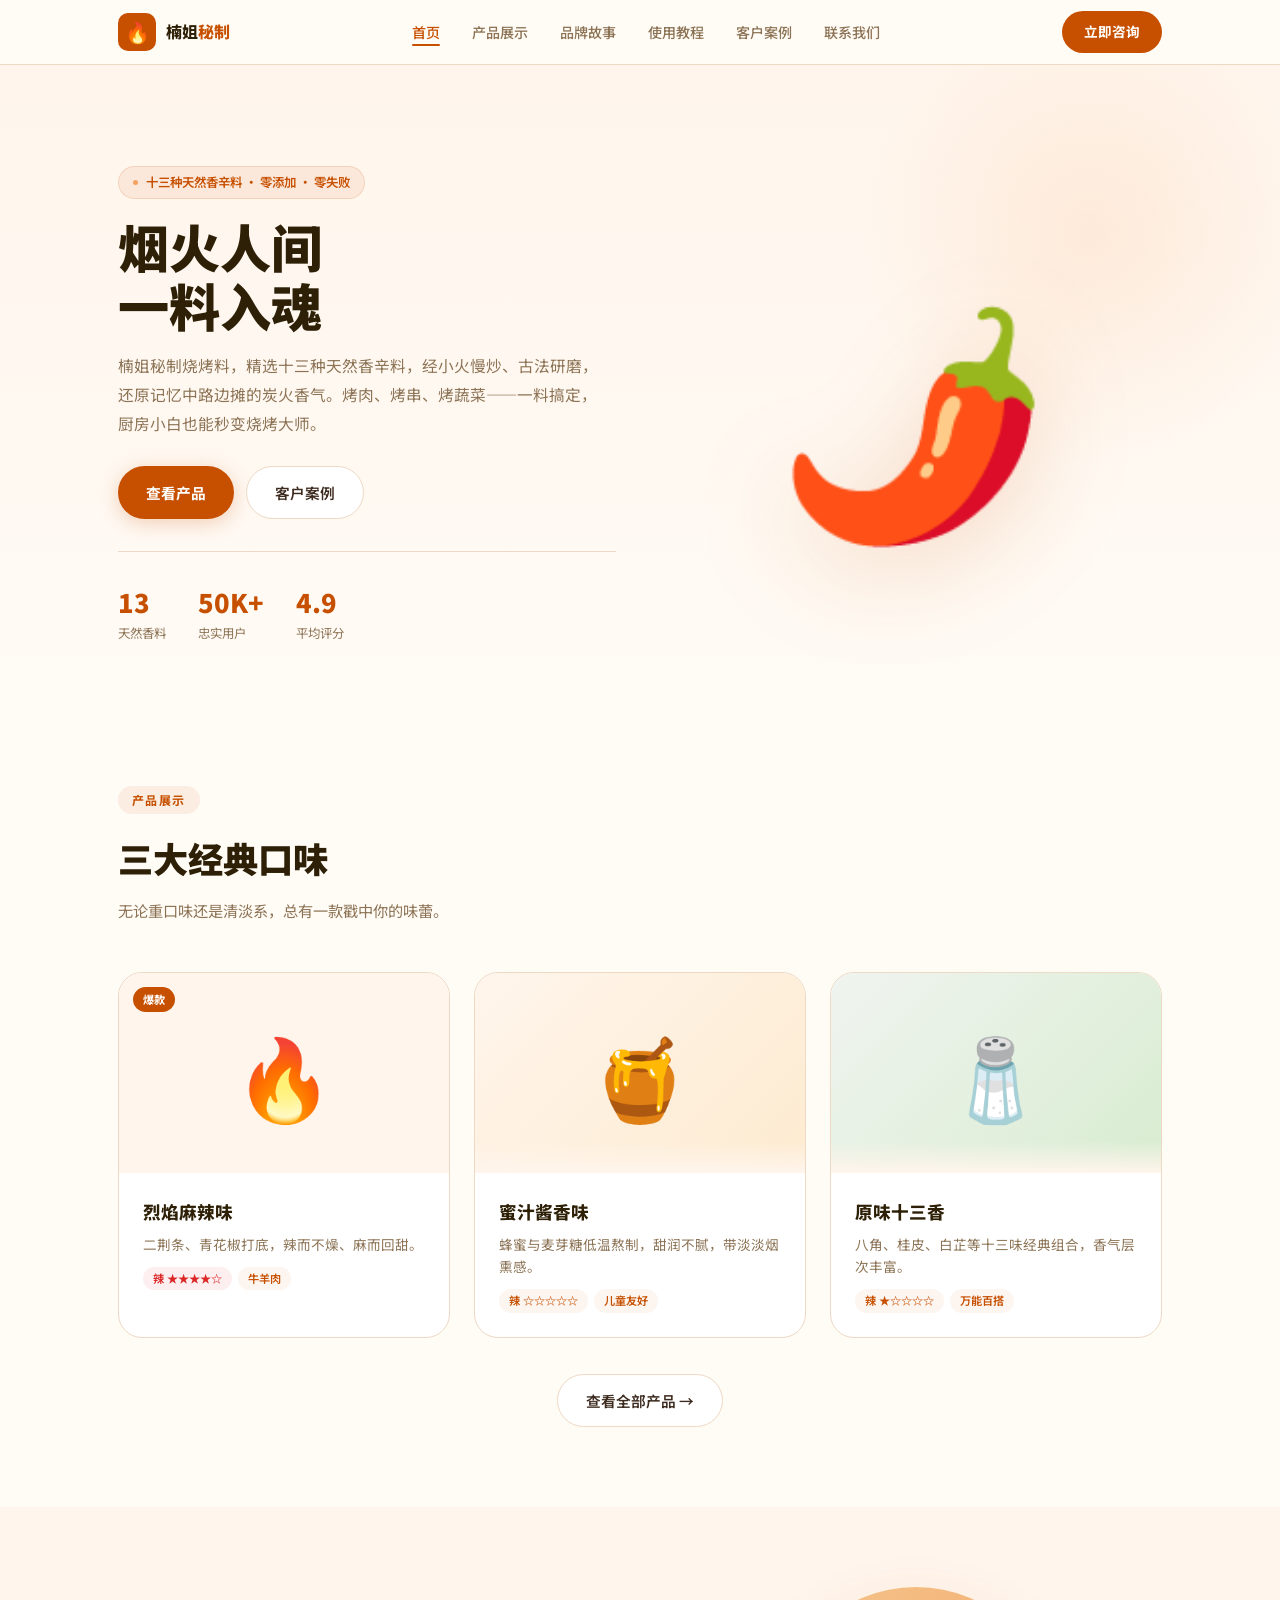
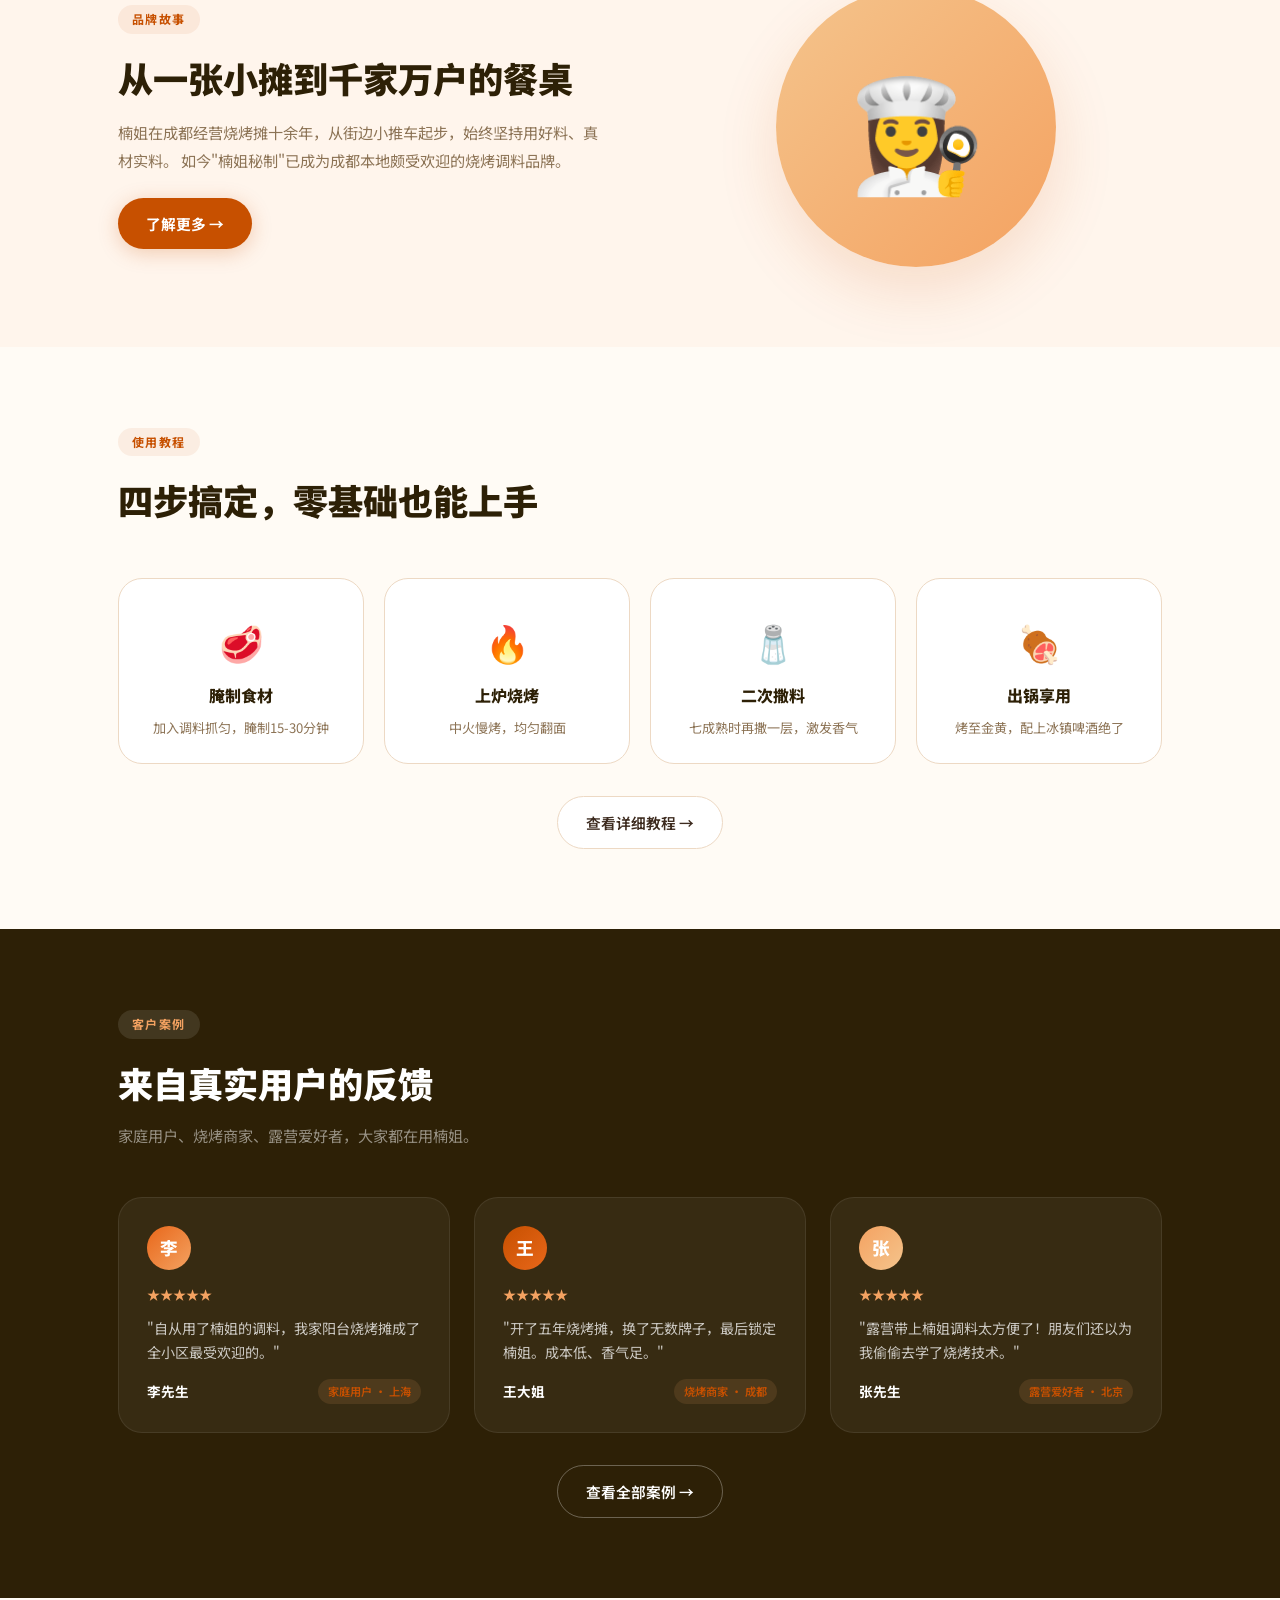
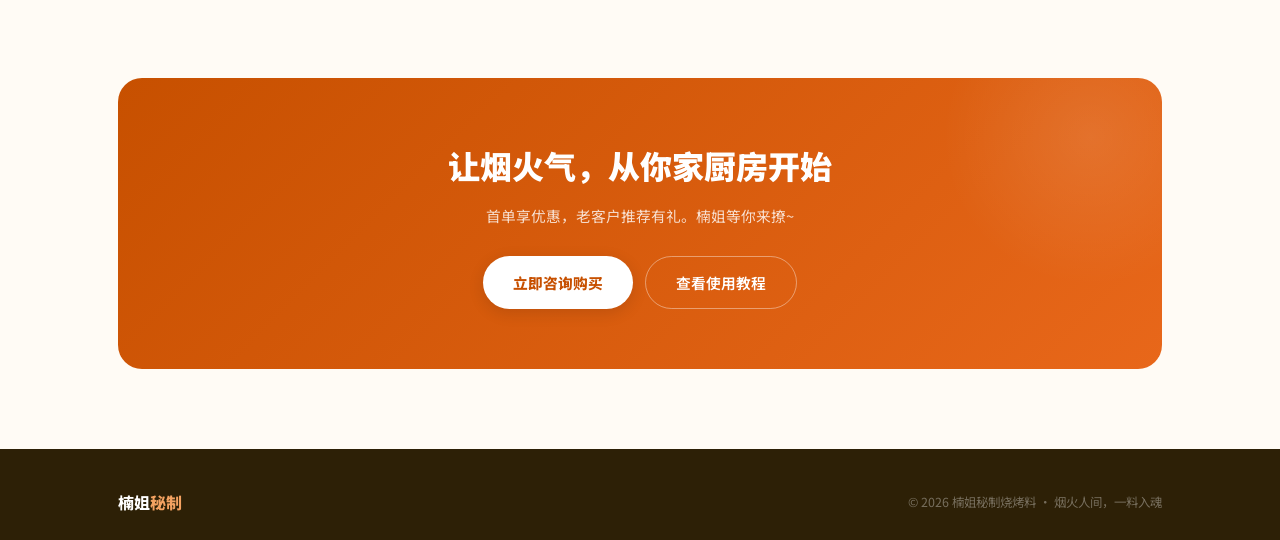
<file: index.html>
<!DOCTYPE html>
<html lang="zh-CN">
<head>
  <meta charset="UTF-8">
  <meta name="viewport" content="width=device-width, initial-scale=1.0">
  <title>楠姐秘制烧烤料 — 烟火人间，一料入魂</title>
  <meta name="description" content="楠姐秘制烧烤料，选用十三种天然香辛料，还原炭火风味。家庭必备、商用首选、露营伴侣。">
  <link rel="preconnect" href="https://fonts.googleapis.com">
  <link href="https://fonts.googleapis.com/css2?family=Noto+Sans+SC:wght@400;500;600;700;800;900&display=swap" rel="stylesheet">
  <link rel="stylesheet" href="assets/css/style.css">
</head>
<body>

<!-- Navbar -->
<nav class="navbar">
  <div class="container navbar-inner">
    <a href="index.html" class="navbar-brand">
      <div class="brand-logo">🔥</div>
      <div class="brand-name">楠姐<span>秘制</span></div>
    </a>
    <ul class="nav-links" id="navLinks">
      <li><a href="index.html" class="active">首页</a></li>
      <li><a href="products.html">产品展示</a></li>
      <li><a href="story.html">品牌故事</a></li>
      <li><a href="guide.html">使用教程</a></li>
      <li><a href="cases.html">客户案例</a></li>
      <li><a href="contact.html">联系我们</a></li>
    </ul>
    <a href="contact.html" class="nav-cta">立即咨询</a>
    <div class="hamburger" id="hamburger" style="display:none;flex-direction:column;gap:5px;cursor:pointer;">
      <span style="width:22px;height:2px;background:var(--charcoal);border-radius:2px;"></span>
      <span style="width:22px;height:2px;background:var(--charcoal);border-radius:2px;"></span>
      <span style="width:22px;height:2px;background:var(--charcoal);border-radius:2px;"></span>
    </div>
  </div>
</nav>

<!-- Hero -->
<section class="hero">
  <div class="container">
    <div class="hero-grid">
      <div class="hero-text">
        <div class="hero-badge">
          <div class="hero-badge-dot"></div>
          十三种天然香辛料 · 零添加 · 零失败
        </div>
        <h1>烟火人间<br>一料<span>入魂</span></h1>
        <p class="hero-desc">
          楠姐秘制烧烤料，精选十三种天然香辛料，经小火慢炒、古法研磨，
          还原记忆中路边摊的炭火香气。烤肉、烤串、烤蔬菜——一料搞定，
          厨房小白也能秒变烧烤大师。
        </p>
        <div class="hero-actions">
          <a href="products.html" class="btn-primary">查看产品</a>
          <a href="cases.html" class="btn-outline">客户案例</a>
        </div>
        <div class="hero-stats">
          <div>
            <div class="hero-stat-num">13</div>
            <div class="hero-stat-label">天然香料</div>
          </div>
          <div>
            <div class="hero-stat-num">50K+</div>
            <div class="hero-stat-label">忠实用户</div>
          </div>
          <div>
            <div class="hero-stat-num">4.9</div>
            <div class="hero-stat-label">平均评分</div>
          </div>
        </div>
      </div>
      <div class="hero-visual">
        <div class="hero-emoji">🌶️</div>
      </div>
    </div>
  </div>
</section>

<!-- Products preview -->
<section class="section">
  <div class="container">
    <div class="section-header reveal">
      <div class="section-tag">产品展示</div>
      <h2 class="section-title">三大经典口味</h2>
      <p class="section-sub">无论重口味还是清淡系，总有一款戳中你的味蕾。</p>
    </div>
    <div class="grid-3">
      <div class="product-card reveal">
        <div class="product-img">🔥<div class="product-badge">爆款</div></div>
        <div class="product-info">
          <div class="product-name">烈焰麻辣味</div>
          <div class="product-desc">二荆条、青花椒打底，辣而不燥、麻而回甜。</div>
          <div class="product-tags">
            <span class="product-tag hot">辣 ★★★★☆</span>
            <span class="product-tag">牛羊肉</span>
          </div>
        </div>
      </div>
      <div class="product-card reveal">
        <div class="product-img" style="background:linear-gradient(135deg,#FFF5EC,#FDEBD0)">🍯</div>
        <div class="product-info">
          <div class="product-name">蜜汁酱香味</div>
          <div class="product-desc">蜂蜜与麦芽糖低温熬制，甜润不腻，带淡淡烟熏感。</div>
          <div class="product-tags">
            <span class="product-tag">辣 ☆☆☆☆☆</span>
            <span class="product-tag">儿童友好</span>
          </div>
        </div>
      </div>
      <div class="product-card reveal">
        <div class="product-img" style="background:linear-gradient(135deg,#F0F4F0,#D8ECD0)">🧂</div>
        <div class="product-info">
          <div class="product-name">原味十三香</div>
          <div class="product-desc">八角、桂皮、白芷等十三味经典组合，香气层次丰富。</div>
          <div class="product-tags">
            <span class="product-tag">辣 ★☆☆☆☆</span>
            <span class="product-tag">万能百搭</span>
          </div>
        </div>
      </div>
    </div>
    <div style="text-align:center;margin-top:36px;" class="reveal">
      <a href="products.html" class="btn-outline">查看全部产品 →</a>
    </div>
  </div>
</section>

<!-- Story teaser -->
<section class="section" style="background:var(--bg-warm);">
  <div class="container">
    <div class="grid-2" style="align-items:center;gap:60px;">
      <div class="reveal">
        <div class="section-tag">品牌故事</div>
        <h2 class="section-title">从一张小摊到千家万户的餐桌</h2>
        <p style="font-size:0.95rem;color:var(--text-muted);line-height:1.85;margin-bottom:24px;">
          楠姐在成都经营烧烤摊十余年，从街边小推车起步，始终坚持用好料、真材实料。
          如今"楠姐秘制"已成为成都本地颇受欢迎的烧烤调料品牌。
        </p>
        <a href="story.html" class="btn-primary">了解更多 →</a>
      </div>
      <div style="display:flex;justify-content:center;" class="reveal">
        <div style="width:280px;height:280px;border-radius:50%;background:linear-gradient(135deg,var(--accent-light),var(--accent));display:flex;align-items:center;justify-content:center;font-size:110px;box-shadow:0 24px 60px rgba(199,80,0,0.15);">👩‍🍳</div>
      </div>
    </div>
  </div>
</section>

<!-- Guide teaser -->
<section class="section">
  <div class="container">
    <div class="section-header reveal">
      <div class="section-tag">使用教程</div>
      <h2 class="section-title">四步搞定，零基础也能上手</h2>
    </div>
    <div class="grid-4" style="display:grid;grid-template-columns:repeat(4,1fr);gap:20px;">
      <div class="step-card reveal" style="text-align:center;padding:32px 16px 24px;">
        <div class="step-emoji">🥩</div>
        <div class="step-title">腌制食材</div>
        <div class="step-desc" style="font-size:0.82rem;color:var(--text-muted);margin-top:6px;">加入调料抓匀，腌制15-30分钟</div>
      </div>
      <div class="step-card reveal" style="text-align:center;padding:32px 16px 24px;">
        <div class="step-emoji">🔥</div>
        <div class="step-title">上炉烧烤</div>
        <div class="step-desc" style="font-size:0.82rem;color:var(--text-muted);margin-top:6px;">中火慢烤，均匀翻面</div>
      </div>
      <div class="step-card reveal" style="text-align:center;padding:32px 16px 24px;">
        <div class="step-emoji">🧂</div>
        <div class="step-title">二次撒料</div>
        <div class="step-desc" style="font-size:0.82rem;color:var(--text-muted);margin-top:6px;">七成熟时再撒一层，激发香气</div>
      </div>
      <div class="step-card reveal" style="text-align:center;padding:32px 16px 24px;">
        <div class="step-emoji">🍖</div>
        <div class="step-title">出锅享用</div>
        <div class="step-desc" style="font-size:0.82rem;color:var(--text-muted);margin-top:6px;">烤至金黄，配上冰镇啤酒绝了</div>
      </div>
    </div>
    <div style="text-align:center;margin-top:32px;" class="reveal">
      <a href="guide.html" class="btn-outline">查看详细教程 →</a>
    </div>
  </div>
</section>

<!-- Cases teaser -->
<section class="section" style="background:var(--charcoal);">
  <div class="container">
    <div class="section-header reveal">
      <div class="section-tag" style="background:rgba(255,255,255,0.1);color:var(--accent);">客户案例</div>
      <h2 class="section-title" style="color:#fff;">来自真实用户的反馈</h2>
      <p class="section-sub" style="color:rgba(255,255,255,0.5);">家庭用户、烧烤商家、露营爱好者，大家都在用楠姐。</p>
    </div>
    <div class="grid-3">
      <div class="case-card reveal" style="background:rgba(255,255,255,0.05);border-color:rgba(255,255,255,0.08);">
        <div class="case-avatar" style="background:linear-gradient(135deg,#E8671A,#F4A261);">李</div>
        <div class="case-stars">★★★★★</div>
        <div class="case-text" style="color:rgba(255,255,255,0.75);">"自从用了楠姐的调料，我家阳台烧烤摊成了全小区最受欢迎的。"</div>
        <div class="case-meta">
          <div class="case-name" style="color:#fff;">李先生</div>
          <div class="case-label">家庭用户 · 上海</div>
        </div>
      </div>
      <div class="case-card reveal" style="background:rgba(255,255,255,0.05);border-color:rgba(255,255,255,0.08);">
        <div class="case-avatar" style="background:linear-gradient(135deg,#C75000,#E8671A);">王</div>
        <div class="case-stars">★★★★★</div>
        <div class="case-text" style="color:rgba(255,255,255,0.75);">"开了五年烧烤摊，换了无数牌子，最后锁定楠姐。成本低、香气足。"</div>
        <div class="case-meta">
          <div class="case-name" style="color:#fff;">王大姐</div>
          <div class="case-label">烧烤商家 · 成都</div>
        </div>
      </div>
      <div class="case-card reveal" style="background:rgba(255,255,255,0.05);border-color:rgba(255,255,255,0.08);">
        <div class="case-avatar" style="background:linear-gradient(135deg,#F4A261,#F4C48C);">张</div>
        <div class="case-stars">★★★★★</div>
        <div class="case-text" style="color:rgba(255,255,255,0.75);">"露营带上楠姐调料太方便了！朋友们还以为我偷偷去学了烧烤技术。"</div>
        <div class="case-meta">
          <div class="case-name" style="color:#fff;">张先生</div>
          <div class="case-label">露营爱好者 · 北京</div>
        </div>
      </div>
    </div>
    <div style="text-align:center;margin-top:32px;" class="reveal">
      <a href="cases.html" class="btn-outline" style="border-color:rgba(255,255,255,0.3);color:#fff;background:transparent;">查看全部案例 →</a>
    </div>
  </div>
</section>

<!-- CTA -->
<section class="section">
  <div class="container">
    <div class="cta-card reveal">
      <div class="cta-title">让烟火气，从你家厨房开始</div>
      <div class="cta-sub">首单享优惠，老客户推荐有礼。楠姐等你来撩~</div>
      <div class="cta-buttons">
        <a href="contact.html" class="btn-white">立即咨询购买</a>
        <a href="guide.html" class="btn-ghost">查看使用教程</a>
      </div>
    </div>
  </div>
</section>

<!-- Footer -->
<footer>
  <div class="container">
    <div class="footer-inner">
      <div class="footer-brand">楠姐<span>秘制</span></div>
      <div class="footer-copy">© 2026 楠姐秘制烧烤料 · 烟火人间，一料入魂</div>
    </div>
  </div>
</footer>

<script src="assets/js/main.js"></script>
</body>
</html>
</file>
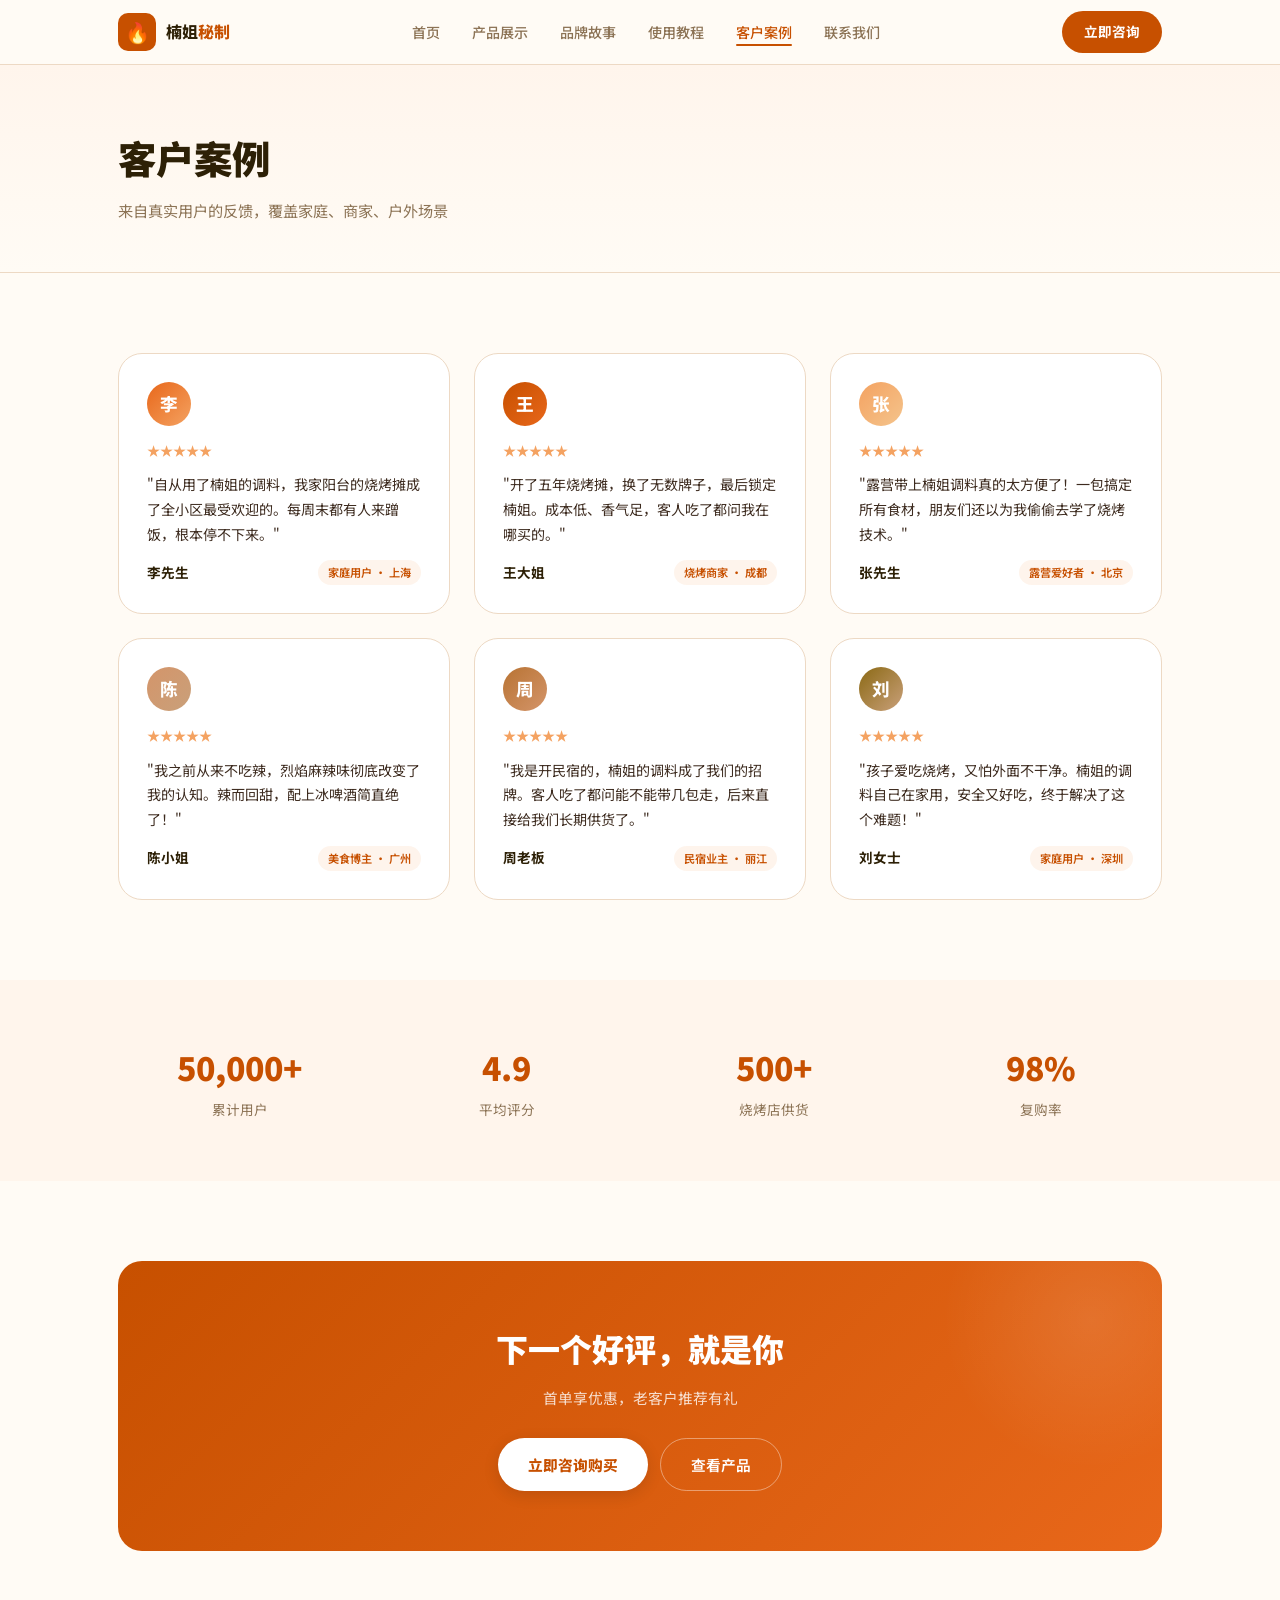
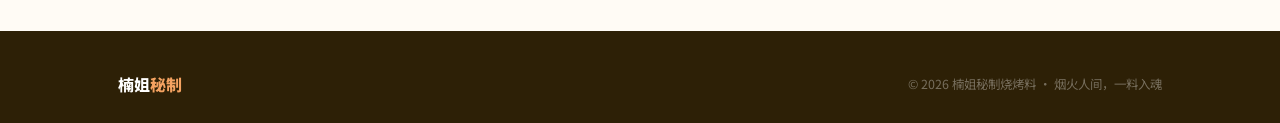
<file: cases.html>
<!DOCTYPE html>
<html lang="zh-CN">
<head>
  <meta charset="UTF-8">
  <meta name="viewport" content="width=device-width, initial-scale=1.0">
  <title>客户案例 — 楠姐秘制烧烤料</title>
  <link rel="preconnect" href="https://fonts.googleapis.com">
  <link href="https://fonts.googleapis.com/css2?family=Noto+Sans+SC:wght@400;500;600;700;800;900&display=swap" rel="stylesheet">
  <link rel="stylesheet" href="assets/css/style.css">
</head>
<body>

<!-- Navbar -->
<nav class="navbar">
  <div class="container navbar-inner">
    <a href="index.html" class="navbar-brand">
      <div class="brand-logo">🔥</div>
      <div class="brand-name">楠姐<span>秘制</span></div>
    </a>
    <ul class="nav-links">
      <li><a href="index.html">首页</a></li>
      <li><a href="products.html">产品展示</a></li>
      <li><a href="story.html">品牌故事</a></li>
      <li><a href="guide.html">使用教程</a></li>
      <li><a href="cases.html" class="active">客户案例</a></li>
      <li><a href="contact.html">联系我们</a></li>
    </ul>
    <a href="contact.html" class="nav-cta">立即咨询</a>
  </div>
</nav>

<!-- Banner -->
<div class="page-banner">
  <div class="container">
    <h1>客户案例</h1>
    <p>来自真实用户的反馈，覆盖家庭、商家、户外场景</p>
  </div>
</div>

<!-- Cases -->
<section class="section">
  <div class="container">
    <div class="grid-3">
      <div class="case-card reveal">
        <div class="case-avatar" style="background:linear-gradient(135deg,#E8671A,#F4A261);">李</div>
        <div class="case-stars">★★★★★</div>
        <div class="case-text">"自从用了楠姐的调料，我家阳台的烧烤摊成了全小区最受欢迎的。每周末都有人来蹭饭，根本停不下来。"</div>
        <div class="case-meta">
          <div class="case-name">李先生</div>
          <div class="case-label">家庭用户 · 上海</div>
        </div>
      </div>
      <div class="case-card reveal">
        <div class="case-avatar" style="background:linear-gradient(135deg,#C75000,#E8671A);">王</div>
        <div class="case-stars">★★★★★</div>
        <div class="case-text">"开了五年烧烤摊，换了无数牌子，最后锁定楠姐。成本低、香气足，客人吃了都问我在哪买的。"</div>
        <div class="case-meta">
          <div class="case-name">王大姐</div>
          <div class="case-label">烧烤商家 · 成都</div>
        </div>
      </div>
      <div class="case-card reveal">
        <div class="case-avatar" style="background:linear-gradient(135deg,#F4A261,#F4C48C);">张</div>
        <div class="case-stars">★★★★★</div>
        <div class="case-text">"露营带上楠姐调料真的太方便了！一包搞定所有食材，朋友们还以为我偷偷去学了烧烤技术。"</div>
        <div class="case-meta">
          <div class="case-name">张先生</div>
          <div class="case-label">露营爱好者 · 北京</div>
        </div>
      </div>
      <div class="case-card reveal">
        <div class="case-avatar" style="background:linear-gradient(135deg,#D4956A,#C9A07A);">陈</div>
        <div class="case-stars">★★★★★</div>
        <div class="case-text">"我之前从来不吃辣，烈焰麻辣味彻底改变了我的认知。辣而回甜，配上冰啤酒简直绝了！"</div>
        <div class="case-meta">
          <div class="case-name">陈小姐</div>
          <div class="case-label">美食博主 · 广州</div>
        </div>
      </div>
      <div class="case-card reveal">
        <div class="case-avatar" style="background:linear-gradient(135deg,#B87333,#D4956A);">周</div>
        <div class="case-stars">★★★★★</div>
        <div class="case-text">"我是开民宿的，楠姐的调料成了我们的招牌。客人吃了都问能不能带几包走，后来直接给我们长期供货了。"</div>
        <div class="case-meta">
          <div class="case-name">周老板</div>
          <div class="case-label">民宿业主 · 丽江</div>
        </div>
      </div>
      <div class="case-card reveal">
        <div class="case-avatar" style="background:linear-gradient(135deg,#8B6914,#C9A07A);">刘</div>
        <div class="case-stars">★★★★★</div>
        <div class="case-text">"孩子爱吃烧烤，又怕外面不干净。楠姐的调料自己在家用，安全又好吃，终于解决了这个难题！"</div>
        <div class="case-meta">
          <div class="case-name">刘女士</div>
          <div class="case-label">家庭用户 · 深圳</div>
        </div>
      </div>
    </div>
  </div>
</section>

<!-- Stats -->
<section class="section" style="background:var(--bg-warm);padding:60px 0;">
  <div class="container">
    <div style="display:grid;grid-template-columns:repeat(4,1fr);gap:24px;text-align:center;" class="reveal">
      <div>
        <div style="font-size:2rem;font-weight:900;color:var(--primary);">50,000+</div>
        <div style="font-size:0.85rem;color:var(--text-muted);margin-top:4px;">累计用户</div>
      </div>
      <div>
        <div style="font-size:2rem;font-weight:900;color:var(--primary);">4.9</div>
        <div style="font-size:0.85rem;color:var(--text-muted);margin-top:4px;">平均评分</div>
      </div>
      <div>
        <div style="font-size:2rem;font-weight:900;color:var(--primary);">500+</div>
        <div style="font-size:0.85rem;color:var(--text-muted);margin-top:4px;">烧烤店供货</div>
      </div>
      <div>
        <div style="font-size:2rem;font-weight:900;color:var(--primary);">98%</div>
        <div style="font-size:0.85rem;color:var(--text-muted);margin-top:4px;">复购率</div>
      </div>
    </div>
  </div>
</section>

<!-- CTA -->
<section class="section">
  <div class="container">
    <div class="cta-card reveal">
      <div class="cta-title">下一个好评，就是你</div>
      <div class="cta-sub">首单享优惠，老客户推荐有礼</div>
      <div class="cta-buttons">
        <a href="contact.html" class="btn-white">立即咨询购买</a>
        <a href="products.html" class="btn-ghost">查看产品</a>
      </div>
    </div>
  </div>
</section>

<!-- Footer -->
<footer>
  <div class="container">
    <div class="footer-inner">
      <div class="footer-brand">楠姐<span>秘制</span></div>
      <div class="footer-copy">© 2026 楠姐秘制烧烤料 · 烟火人间，一料入魂</div>
    </div>
  </div>
</footer>

<script src="assets/js/main.js"></script>
</body>
</html>
</file>
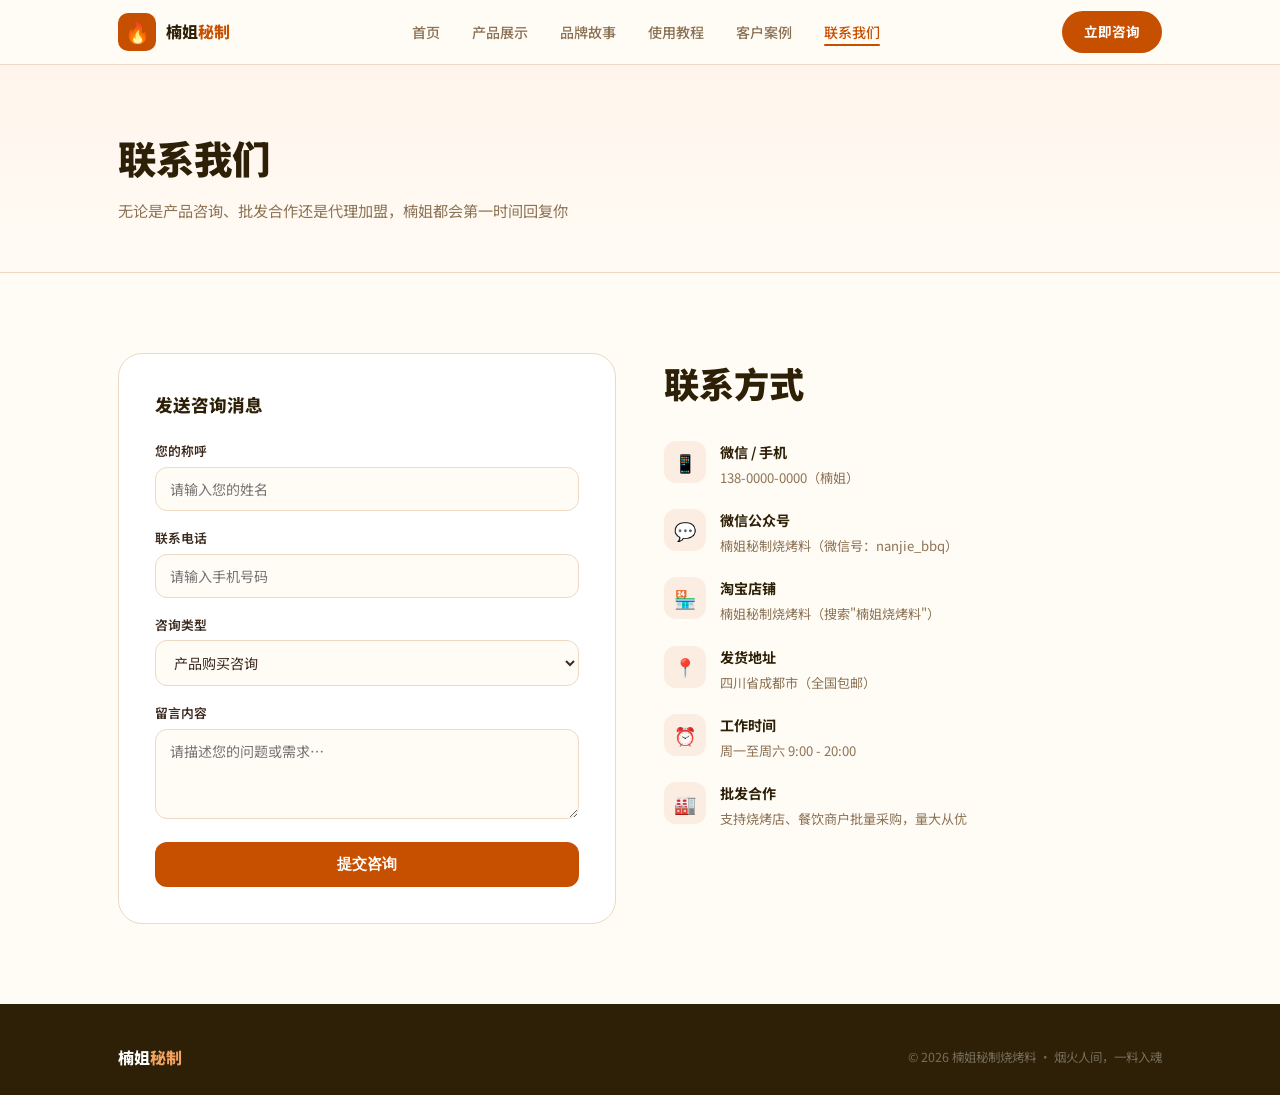
<file: contact.html>
<!DOCTYPE html>
<html lang="zh-CN">
<head>
  <meta charset="UTF-8">
  <meta name="viewport" content="width=device-width, initial-scale=1.0">
  <title>联系我们 — 楠姐秘制烧烤料</title>
  <link rel="preconnect" href="https://fonts.googleapis.com">
  <link href="https://fonts.googleapis.com/css2?family=Noto+Sans+SC:wght@400;500;600;700;800;900&display=swap" rel="stylesheet">
  <link rel="stylesheet" href="assets/css/style.css">
</head>
<body>

<!-- Navbar -->
<nav class="navbar">
  <div class="container navbar-inner">
    <a href="index.html" class="navbar-brand">
      <div class="brand-logo">🔥</div>
      <div class="brand-name">楠姐<span>秘制</span></div>
    </a>
    <ul class="nav-links">
      <li><a href="index.html">首页</a></li>
      <li><a href="products.html">产品展示</a></li>
      <li><a href="story.html">品牌故事</a></li>
      <li><a href="guide.html">使用教程</a></li>
      <li><a href="cases.html">客户案例</a></li>
      <li><a href="contact.html" class="active">联系我们</a></li>
    </ul>
    <a href="contact.html" class="nav-cta">立即咨询</a>
  </div>
</nav>

<!-- Banner -->
<div class="page-banner">
  <div class="container">
    <h1>联系我们</h1>
    <p>无论是产品咨询、批发合作还是代理加盟，楠姐都会第一时间回复你</p>
  </div>
</div>

<!-- Contact -->
<section class="section">
  <div class="container">
    <div class="contact-grid">
      <!-- Form -->
      <div class="contact-form reveal">
        <div class="form-title">发送咨询消息</div>
        <form onsubmit="handleSubmit(event)">
          <div class="form-group">
            <label class="form-label">您的称呼</label>
            <input class="form-input" type="text" placeholder="请输入您的姓名" required>
          </div>
          <div class="form-group">
            <label class="form-label">联系电话</label>
            <input class="form-input" type="tel" placeholder="请输入手机号码" required>
          </div>
          <div class="form-group">
            <label class="form-label">咨询类型</label>
            <select class="form-select">
              <option>产品购买咨询</option>
              <option>批发 / 商户合作</option>
              <option>代理加盟</option>
              <option>其他问题</option>
            </select>
          </div>
          <div class="form-group">
            <label class="form-label">留言内容</label>
            <textarea class="form-textarea" placeholder="请描述您的问题或需求…" required></textarea>
          </div>
          <button type="submit" class="form-submit">提交咨询</button>
        </form>
      </div>
      <!-- Info -->
      <div class="reveal">
        <h2 class="section-title" style="margin-bottom:28px;">联系方式</h2>
        <div class="contact-items">
          <div class="contact-item">
            <div class="contact-icon">📱</div>
            <div>
              <div class="contact-item-title">微信 / 手机</div>
              <div class="contact-item-value">138-0000-0000（楠姐）</div>
            </div>
          </div>
          <div class="contact-item">
            <div class="contact-icon">💬</div>
            <div>
              <div class="contact-item-title">微信公众号</div>
              <div class="contact-item-value">楠姐秘制烧烤料（微信号：nanjie_bbq）</div>
            </div>
          </div>
          <div class="contact-item">
            <div class="contact-icon">🏪</div>
            <div>
              <div class="contact-item-title">淘宝店铺</div>
              <div class="contact-item-value">楠姐秘制烧烤料（搜索"楠姐烧烤料"）</div>
            </div>
          </div>
          <div class="contact-item">
            <div class="contact-icon">📍</div>
            <div>
              <div class="contact-item-title">发货地址</div>
              <div class="contact-item-value">四川省成都市（全国包邮）</div>
            </div>
          </div>
          <div class="contact-item">
            <div class="contact-icon">⏰</div>
            <div>
              <div class="contact-item-title">工作时间</div>
              <div class="contact-item-value">周一至周六 9:00 - 20:00</div>
            </div>
          </div>
          <div class="contact-item">
            <div class="contact-icon">🏭</div>
            <div>
              <div class="contact-item-title">批发合作</div>
              <div class="contact-item-value">支持烧烤店、餐饮商户批量采购，量大从优</div>
            </div>
          </div>
        </div>
      </div>
    </div>
  </div>
</section>

<!-- Footer -->
<footer>
  <div class="container">
    <div class="footer-inner">
      <div class="footer-brand">楠姐<span>秘制</span></div>
      <div class="footer-copy">© 2026 楠姐秘制烧烤料 · 烟火人间，一料入魂</div>
    </div>
  </div>
</footer>

<script src="assets/js/main.js"></script>
</body>
</html>
</file>
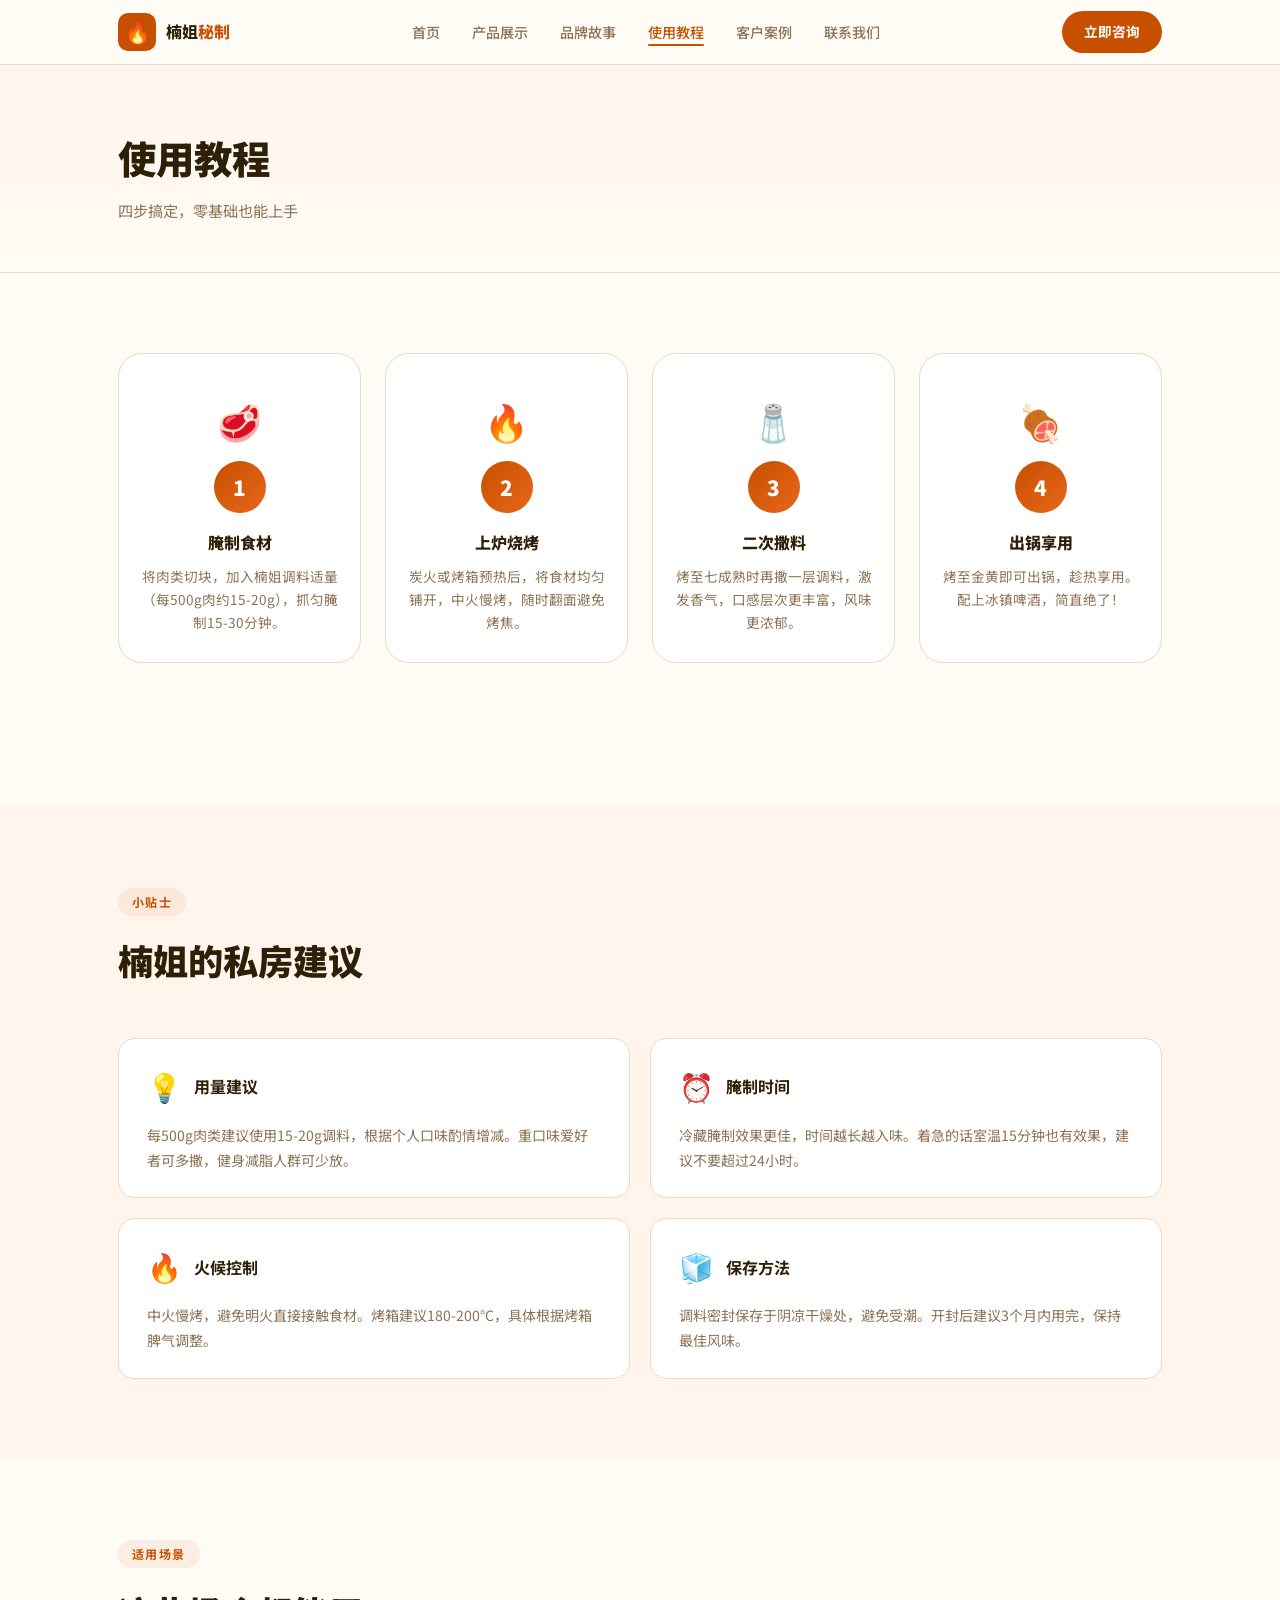
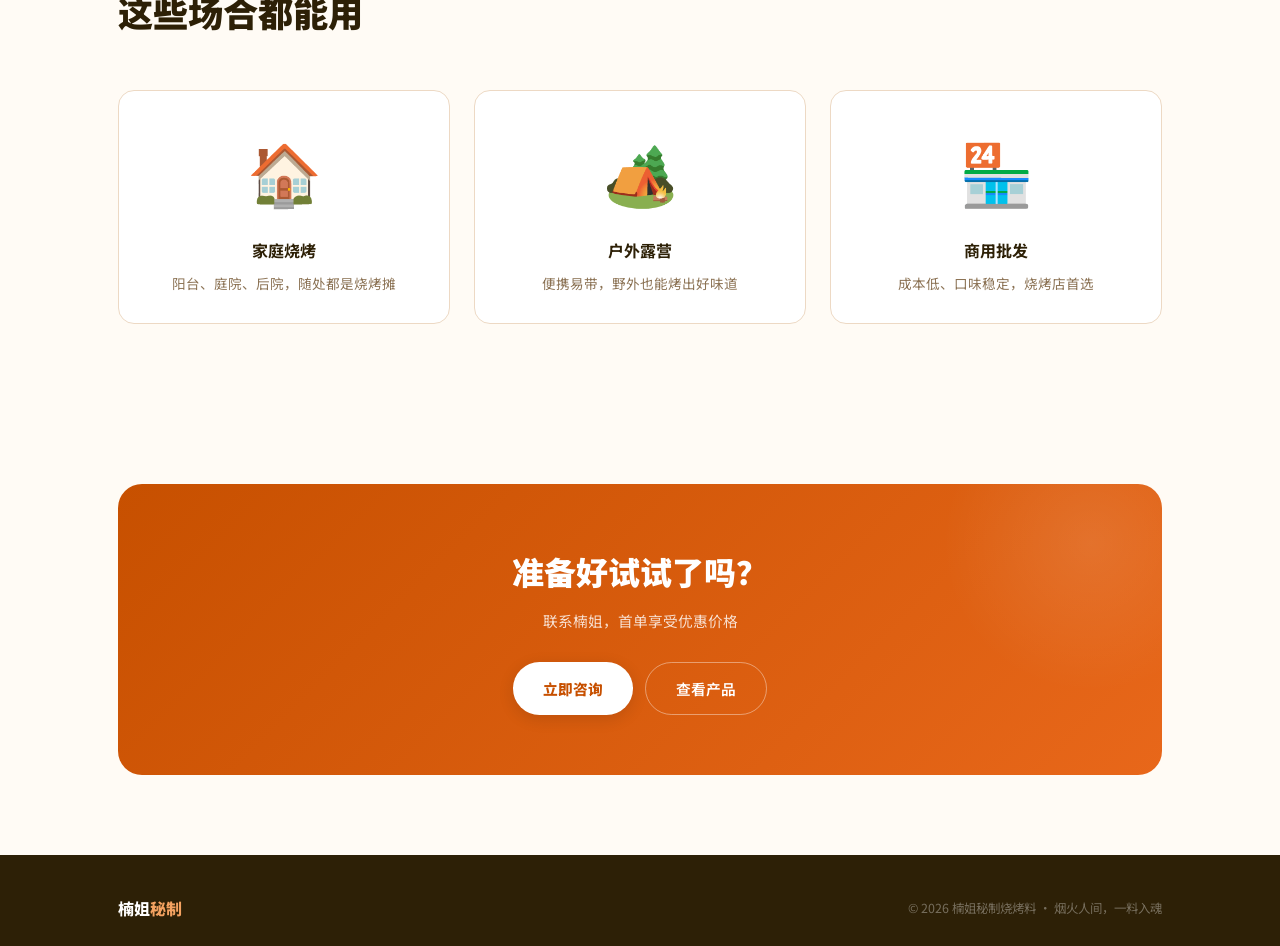
<file: guide.html>
<!DOCTYPE html>
<html lang="zh-CN">
<head>
  <meta charset="UTF-8">
  <meta name="viewport" content="width=device-width, initial-scale=1.0">
  <title>使用教程 — 楠姐秘制烧烤料</title>
  <link rel="preconnect" href="https://fonts.googleapis.com">
  <link href="https://fonts.googleapis.com/css2?family=Noto+Sans+SC:wght@400;500;600;700;800;900&display=swap" rel="stylesheet">
  <link rel="stylesheet" href="assets/css/style.css">
</head>
<body>

<!-- Navbar -->
<nav class="navbar">
  <div class="container navbar-inner">
    <a href="index.html" class="navbar-brand">
      <div class="brand-logo">🔥</div>
      <div class="brand-name">楠姐<span>秘制</span></div>
    </a>
    <ul class="nav-links">
      <li><a href="index.html">首页</a></li>
      <li><a href="products.html">产品展示</a></li>
      <li><a href="story.html">品牌故事</a></li>
      <li><a href="guide.html" class="active">使用教程</a></li>
      <li><a href="cases.html">客户案例</a></li>
      <li><a href="contact.html">联系我们</a></li>
    </ul>
    <a href="contact.html" class="nav-cta">立即咨询</a>
  </div>
</nav>

<!-- Banner -->
<div class="page-banner">
  <div class="container">
    <h1>使用教程</h1>
    <p>四步搞定，零基础也能上手</p>
  </div>
</div>

<!-- Steps -->
<section class="section">
  <div class="container">
    <div class="grid-4" style="display:grid;grid-template-columns:repeat(4,1fr);gap:24px;margin-bottom:64px;">
      <div class="step-card reveal">
        <div class="step-emoji">🥩</div>
        <div class="step-num">1</div>
        <div class="step-title">腌制食材</div>
        <div class="step-desc">将肉类切块，加入楠姐调料适量（每500g肉约15-20g），抓匀腌制15-30分钟。</div>
      </div>
      <div class="step-card reveal">
        <div class="step-emoji">🔥</div>
        <div class="step-num">2</div>
        <div class="step-title">上炉烧烤</div>
        <div class="step-desc">炭火或烤箱预热后，将食材均匀铺开，中火慢烤，随时翻面避免烤焦。</div>
      </div>
      <div class="step-card reveal">
        <div class="step-emoji">🧂</div>
        <div class="step-num">3</div>
        <div class="step-title">二次撒料</div>
        <div class="step-desc">烤至七成熟时再撒一层调料，激发香气，口感层次更丰富，风味更浓郁。</div>
      </div>
      <div class="step-card reveal">
        <div class="step-emoji">🍖</div>
        <div class="step-num">4</div>
        <div class="step-title">出锅享用</div>
        <div class="step-desc">烤至金黄即可出锅，趁热享用。配上冰镇啤酒，简直绝了！</div>
      </div>
    </div>
  </div>
</section>

<!-- Tips -->
<section class="section" style="background:var(--bg-warm);">
  <div class="container">
    <div class="section-header reveal">
      <div class="section-tag">小贴士</div>
      <h2 class="section-title">楠姐的私房建议</h2>
    </div>
    <div class="grid-2" style="gap:20px;">
      <div class="reveal" style="background:var(--bg-card);border:1px solid var(--border);border-radius:16px;padding:24px 28px;">
        <div style="display:flex;align-items:center;gap:12px;margin-bottom:12px;">
          <span style="font-size:28px;">💡</span>
          <span style="font-weight:700;color:var(--charcoal);">用量建议</span>
        </div>
        <p style="font-size:0.88rem;color:var(--text-muted);line-height:1.8;">每500g肉类建议使用15-20g调料，根据个人口味酌情增减。重口味爱好者可多撒，健身减脂人群可少放。</p>
      </div>
      <div class="reveal" style="background:var(--bg-card);border:1px solid var(--border);border-radius:16px;padding:24px 28px;">
        <div style="display:flex;align-items:center;gap:12px;margin-bottom:12px;">
          <span style="font-size:28px;">⏰</span>
          <span style="font-weight:700;color:var(--charcoal);">腌制时间</span>
        </div>
        <p style="font-size:0.88rem;color:var(--text-muted);line-height:1.8;">冷藏腌制效果更佳，时间越长越入味。着急的话室温15分钟也有效果，建议不要超过24小时。</p>
      </div>
      <div class="reveal" style="background:var(--bg-card);border:1px solid var(--border);border-radius:16px;padding:24px 28px;">
        <div style="display:flex;align-items:center;gap:12px;margin-bottom:12px;">
          <span style="font-size:28px;">🔥</span>
          <span style="font-weight:700;color:var(--charcoal);">火候控制</span>
        </div>
        <p style="font-size:0.88rem;color:var(--text-muted);line-height:1.8;">中火慢烤，避免明火直接接触食材。烤箱建议180-200°C，具体根据烤箱脾气调整。</p>
      </div>
      <div class="reveal" style="background:var(--bg-card);border:1px solid var(--border);border-radius:16px;padding:24px 28px;">
        <div style="display:flex;align-items:center;gap:12px;margin-bottom:12px;">
          <span style="font-size:28px;">🧊</span>
          <span style="font-weight:700;color:var(--charcoal);">保存方法</span>
        </div>
        <p style="font-size:0.88rem;color:var(--text-muted);line-height:1.8;">调料密封保存于阴凉干燥处，避免受潮。开封后建议3个月内用完，保持最佳风味。</p>
      </div>
    </div>
  </div>
</section>

<!-- Applicable scenes -->
<section class="section">
  <div class="container">
    <div class="section-header reveal">
      <div class="section-tag">适用场景</div>
      <h2 class="section-title">这些场合都能用</h2>
    </div>
    <div class="grid-3">
      <div class="reveal" style="background:var(--bg-card);border:1px solid var(--border);border-radius:16px;padding:28px;text-align:center;">
        <div style="font-size:60px;margin-bottom:16px;">🏠</div>
        <div style="font-weight:700;color:var(--charcoal);margin-bottom:8px;">家庭烧烤</div>
        <div style="font-size:0.85rem;color:var(--text-muted);">阳台、庭院、后院，随处都是烧烤摊</div>
      </div>
      <div class="reveal" style="background:var(--bg-card);border:1px solid var(--border);border-radius:16px;padding:28px;text-align:center;">
        <div style="font-size:60px;margin-bottom:16px;">🏕️</div>
        <div style="font-weight:700;color:var(--charcoal);margin-bottom:8px;">户外露营</div>
        <div style="font-size:0.85rem;color:var(--text-muted);">便携易带，野外也能烤出好味道</div>
      </div>
      <div class="reveal" style="background:var(--bg-card);border:1px solid var(--border);border-radius:16px;padding:28px;text-align:center;">
        <div style="font-size:60px;margin-bottom:16px;">🏪</div>
        <div style="font-weight:700;color:var(--charcoal);margin-bottom:8px;">商用批发</div>
        <div style="font-size:0.85rem;color:var(--text-muted);">成本低、口味稳定，烧烤店首选</div>
      </div>
    </div>
  </div>
</section>

<!-- CTA -->
<section class="section">
  <div class="container">
    <div class="cta-card reveal">
      <div class="cta-title">准备好试试了吗？</div>
      <div class="cta-sub">联系楠姐，首单享受优惠价格</div>
      <div class="cta-buttons">
        <a href="contact.html" class="btn-white">立即咨询</a>
        <a href="products.html" class="btn-ghost">查看产品</a>
      </div>
    </div>
  </div>
</section>

<!-- Footer -->
<footer>
  <div class="container">
    <div class="footer-inner">
      <div class="footer-brand">楠姐<span>秘制</span></div>
      <div class="footer-copy">© 2026 楠姐秘制烧烤料 · 烟火人间，一料入魂</div>
    </div>
  </div>
</footer>

<script src="assets/js/main.js"></script>
</body>
</html>
</file>
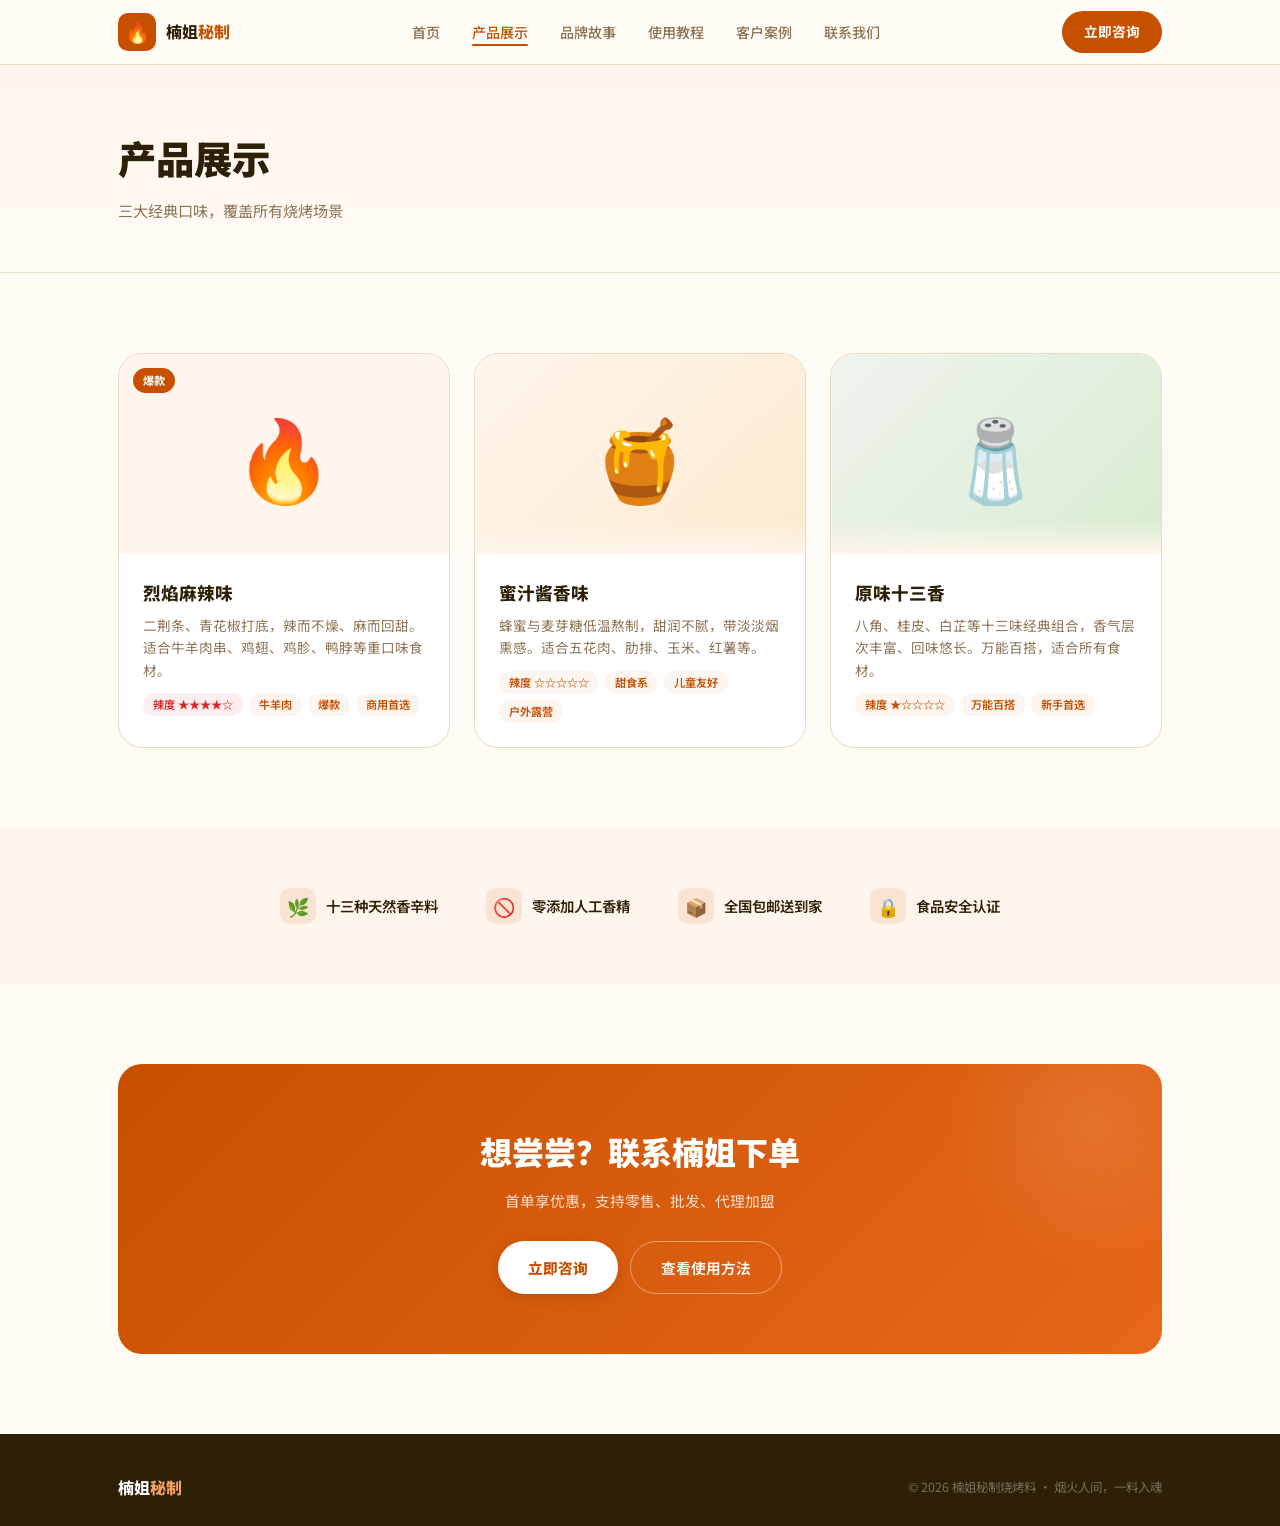
<file: products.html>
<!DOCTYPE html>
<html lang="zh-CN">
<head>
  <meta charset="UTF-8">
  <meta name="viewport" content="width=device-width, initial-scale=1.0">
  <title>产品展示 — 楠姐秘制烧烤料</title>
  <link rel="preconnect" href="https://fonts.googleapis.com">
  <link href="https://fonts.googleapis.com/css2?family=Noto+Sans+SC:wght@400;500;600;700;800;900&display=swap" rel="stylesheet">
  <link rel="stylesheet" href="assets/css/style.css">
</head>
<body>

<!-- Navbar -->
<nav class="navbar">
  <div class="container navbar-inner">
    <a href="index.html" class="navbar-brand">
      <div class="brand-logo">🔥</div>
      <div class="brand-name">楠姐<span>秘制</span></div>
    </a>
    <ul class="nav-links" id="navLinks">
      <li><a href="index.html">首页</a></li>
      <li><a href="products.html" class="active">产品展示</a></li>
      <li><a href="story.html">品牌故事</a></li>
      <li><a href="guide.html">使用教程</a></li>
      <li><a href="cases.html">客户案例</a></li>
      <li><a href="contact.html">联系我们</a></li>
    </ul>
    <a href="contact.html" class="nav-cta">立即咨询</a>
  </div>
</nav>

<!-- Banner -->
<div class="page-banner">
  <div class="container">
    <h1>产品展示</h1>
    <p>三大经典口味，覆盖所有烧烤场景</p>
  </div>
</div>

<!-- Products -->
<section class="section">
  <div class="container">
    <div class="grid-3">
      <!-- 烈焰麻辣味 -->
      <div class="product-card reveal">
        <div class="product-img">🔥<div class="product-badge">爆款</div></div>
        <div class="product-info">
          <div class="product-name">烈焰麻辣味</div>
          <div class="product-desc">二荆条、青花椒打底，辣而不燥、麻而回甜。适合牛羊肉串、鸡翅、鸡胗、鸭脖等重口味食材。</div>
          <div class="product-tags">
            <span class="product-tag hot">辣度 ★★★★☆</span>
            <span class="product-tag">牛羊肉</span>
            <span class="product-tag">爆款</span>
            <span class="product-tag">商用首选</span>
          </div>
        </div>
      </div>
      <!-- 蜜汁酱香味 -->
      <div class="product-card reveal">
        <div class="product-img" style="background:linear-gradient(135deg,#FFF5EC,#FDEBD0)">🍯</div>
        <div class="product-info">
          <div class="product-name">蜜汁酱香味</div>
          <div class="product-desc">蜂蜜与麦芽糖低温熬制，甜润不腻，带淡淡烟熏感。适合五花肉、肋排、玉米、红薯等。</div>
          <div class="product-tags">
            <span class="product-tag">辣度 ☆☆☆☆☆</span>
            <span class="product-tag">甜食系</span>
            <span class="product-tag">儿童友好</span>
            <span class="product-tag">户外露营</span>
          </div>
        </div>
      </div>
      <!-- 原味十三香 -->
      <div class="product-card reveal">
        <div class="product-img" style="background:linear-gradient(135deg,#F0F4F0,#D8ECD0)">🧂</div>
        <div class="product-info">
          <div class="product-name">原味十三香</div>
          <div class="product-desc">八角、桂皮、白芷等十三味经典组合，香气层次丰富、回味悠长。万能百搭，适合所有食材。</div>
          <div class="product-tags">
            <span class="product-tag">辣度 ★☆☆☆☆</span>
            <span class="product-tag">万能百搭</span>
            <span class="product-tag">新手首选</span>
          </div>
        </div>
      </div>
    </div>
  </div>
</section>

<!-- Features bar -->
<section class="section" style="background:var(--bg-warm);padding:60px 0;">
  <div class="container">
    <div style="display:flex;justify-content:center;gap:48px;flex-wrap:wrap;" class="reveal">
      <div style="display:flex;align-items:center;gap:10px;">
        <div style="width:36px;height:36px;background:rgba(199,80,0,0.1);border-radius:10px;display:flex;align-items:center;justify-content:center;font-size:18px;">🌿</div>
        <span style="font-size:0.9rem;font-weight:600;color:var(--charcoal);">十三种天然香辛料</span>
      </div>
      <div style="display:flex;align-items:center;gap:10px;">
        <div style="width:36px;height:36px;background:rgba(199,80,0,0.1);border-radius:10px;display:flex;align-items:center;justify-content:center;font-size:18px;">🚫</div>
        <span style="font-size:0.9rem;font-weight:600;color:var(--charcoal);">零添加人工香精</span>
      </div>
      <div style="display:flex;align-items:center;gap:10px;">
        <div style="width:36px;height:36px;background:rgba(199,80,0,0.1);border-radius:10px;display:flex;align-items:center;justify-content:center;font-size:18px;">📦</div>
        <span style="font-size:0.9rem;font-weight:600;color:var(--charcoal);">全国包邮送到家</span>
      </div>
      <div style="display:flex;align-items:center;gap:10px;">
        <div style="width:36px;height:36px;background:rgba(199,80,0,0.1);border-radius:10px;display:flex;align-items:center;justify-content:center;font-size:18px;">🔒</div>
        <span style="font-size:0.9rem;font-weight:600;color:var(--charcoal);">食品安全认证</span>
      </div>
    </div>
  </div>
</section>

<!-- CTA -->
<section class="section">
  <div class="container">
    <div class="cta-card reveal">
      <div class="cta-title">想尝尝？联系楠姐下单</div>
      <div class="cta-sub">首单享优惠，支持零售、批发、代理加盟</div>
      <div class="cta-buttons">
        <a href="contact.html" class="btn-white">立即咨询</a>
        <a href="guide.html" class="btn-ghost">查看使用方法</a>
      </div>
    </div>
  </div>
</section>

<!-- Footer -->
<footer>
  <div class="container">
    <div class="footer-inner">
      <div class="footer-brand">楠姐<span>秘制</span></div>
      <div class="footer-copy">© 2026 楠姐秘制烧烤料 · 烟火人间，一料入魂</div>
    </div>
  </div>
</footer>

<script src="assets/js/main.js"></script>
</body>
</html>
</file>
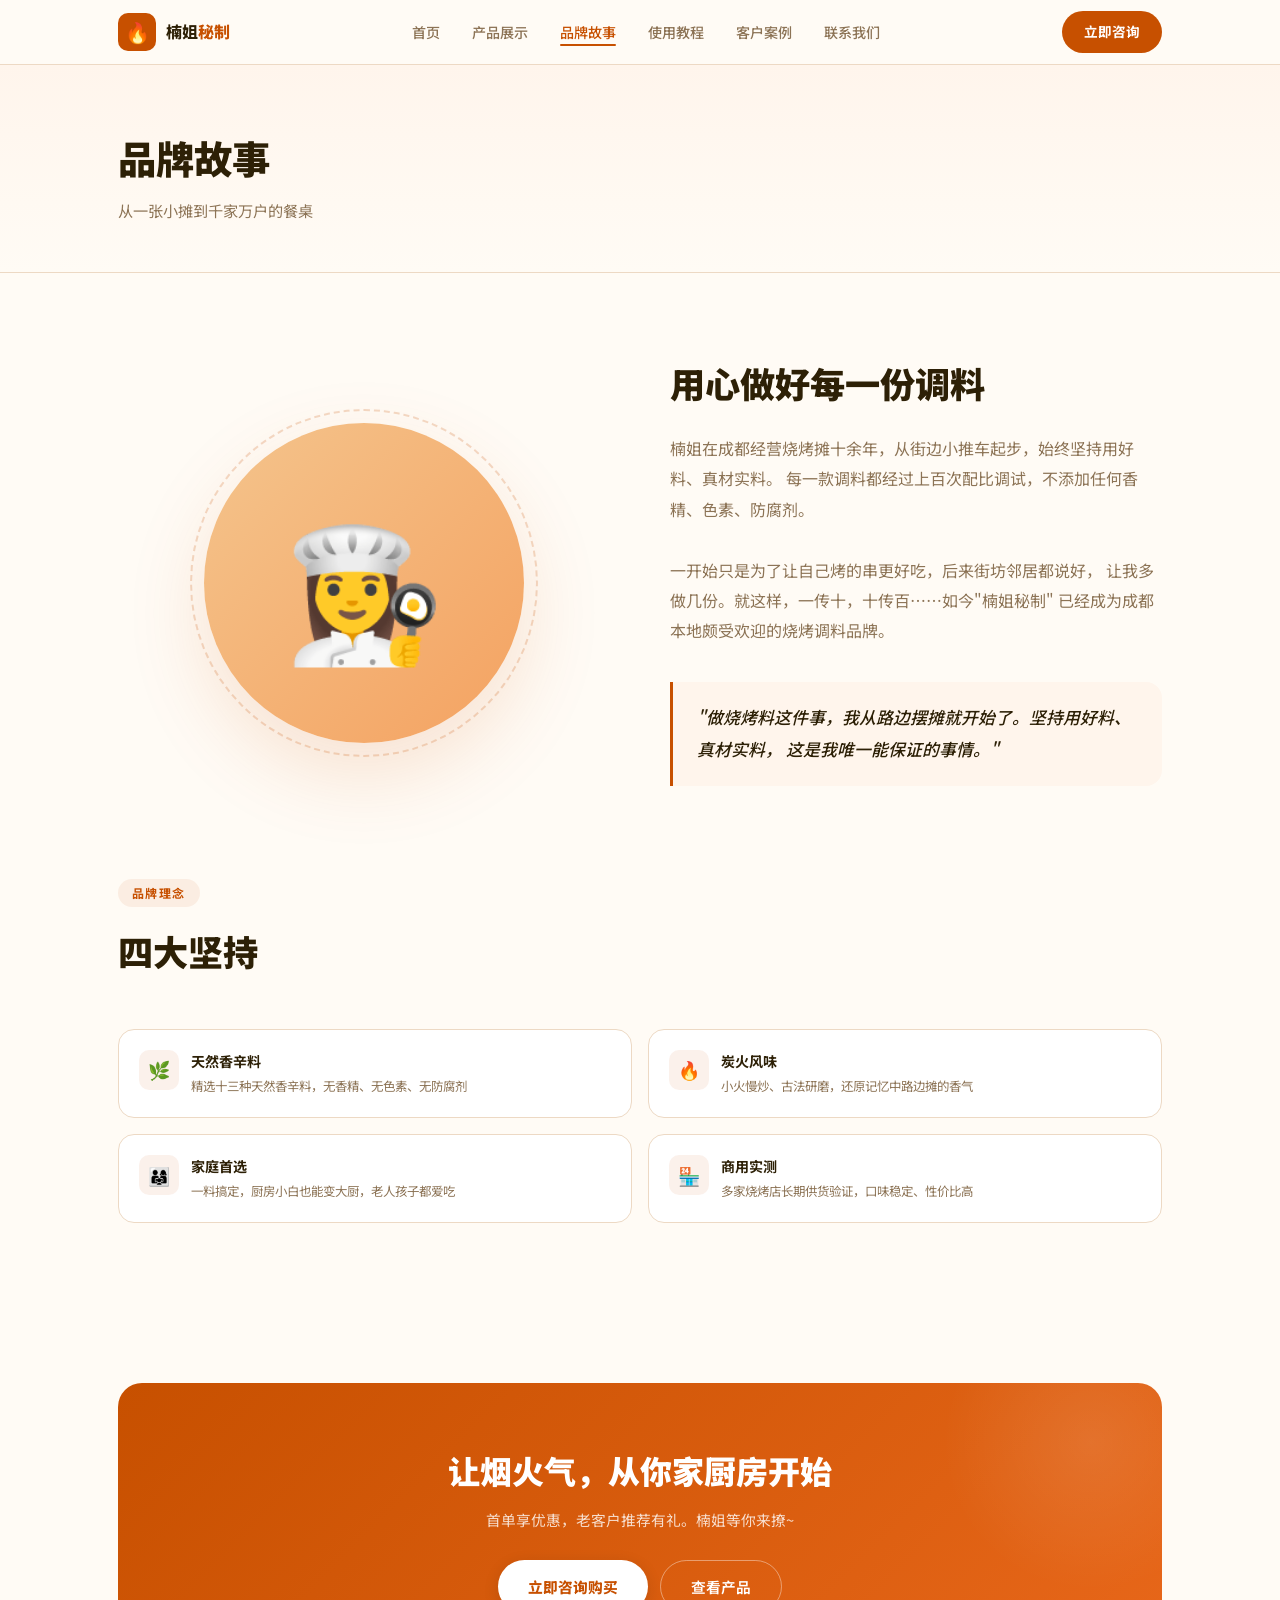
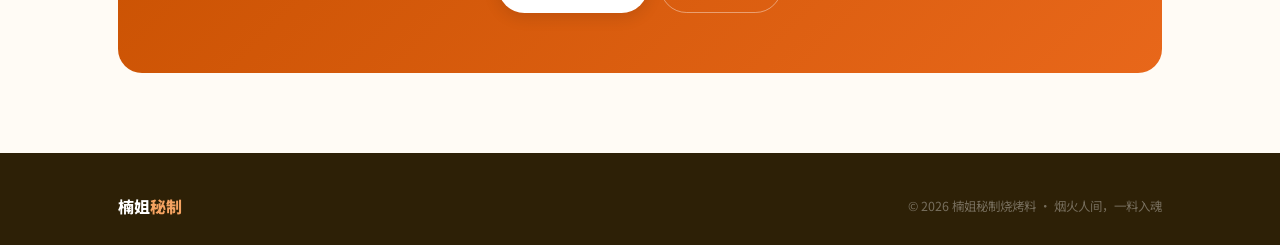
<file: story.html>
<!DOCTYPE html>
<html lang="zh-CN">
<head>
  <meta charset="UTF-8">
  <meta name="viewport" content="width=device-width, initial-scale=1.0">
  <title>品牌故事 — 楠姐秘制烧烤料</title>
  <link rel="preconnect" href="https://fonts.googleapis.com">
  <link href="https://fonts.googleapis.com/css2?family=Noto+Sans+SC:wght@400;500;600;700;800;900&display=swap" rel="stylesheet">
  <link rel="stylesheet" href="assets/css/style.css">
</head>
<body>

<!-- Navbar -->
<nav class="navbar">
  <div class="container navbar-inner">
    <a href="index.html" class="navbar-brand">
      <div class="brand-logo">🔥</div>
      <div class="brand-name">楠姐<span>秘制</span></div>
    </a>
    <ul class="nav-links">
      <li><a href="index.html">首页</a></li>
      <li><a href="products.html">产品展示</a></li>
      <li><a href="story.html" class="active">品牌故事</a></li>
      <li><a href="guide.html">使用教程</a></li>
      <li><a href="cases.html">客户案例</a></li>
      <li><a href="contact.html">联系我们</a></li>
    </ul>
    <a href="contact.html" class="nav-cta">立即咨询</a>
  </div>
</nav>

<!-- Banner -->
<div class="page-banner">
  <div class="container">
    <h1>品牌故事</h1>
    <p>从一张小摊到千家万户的餐桌</p>
  </div>
</div>

<!-- Story content -->
<section class="section">
  <div class="container">
    <div class="grid-2" style="align-items:center;gap:60px;margin-bottom:64px;">
      <div class="reveal" style="display:flex;justify-content:center;">
        <div style="width:320px;height:320px;border-radius:50%;background:linear-gradient(135deg,var(--accent-light),var(--accent));display:flex;align-items:center;justify-content:center;font-size:130px;box-shadow:0 30px 80px rgba(199,80,0,0.15);position:relative;">
          👩‍🍳
          <div style="position:absolute;inset:-14px;border-radius:50%;border:2px dashed rgba(199,80,0,0.2);"></div>
        </div>
      </div>
      <div class="reveal">
        <h2 class="section-title" style="margin-bottom:20px;">用心做好每一份调料</h2>
        <p class="story-intro">
          楠姐在成都经营烧烤摊十余年，从街边小推车起步，始终坚持用好料、真材实料。
          每一款调料都经过上百次配比调试，不添加任何香精、色素、防腐剂。
          <br><br>
          一开始只是为了让自己烤的串更好吃，后来街坊邻居都说好，
          让我多做几份。就这样，一传十，十传百……如今"楠姐秘制"
          已经成为成都本地颇受欢迎的烧烤调料品牌。
        </p>
        <div class="story-quote">
          "做烧烤料这件事，我从路边摆摊就开始了。坚持用好料、真材实料，
          这是我唯一能保证的事情。"
        </div>
      </div>
    </div>

    <!-- Features -->
    <div class="section-header reveal">
      <div class="section-tag">品牌理念</div>
      <h2 class="section-title">四大坚持</h2>
    </div>
    <div class="story-features reveal">
      <div class="story-feature">
        <div class="story-feature-icon">🌿</div>
        <div>
          <div class="story-feature-title">天然香辛料</div>
          <div class="story-feature-desc">精选十三种天然香辛料，无香精、无色素、无防腐剂</div>
        </div>
      </div>
      <div class="story-feature">
        <div class="story-feature-icon">🔥</div>
        <div>
          <div class="story-feature-title">炭火风味</div>
          <div class="story-feature-desc">小火慢炒、古法研磨，还原记忆中路边摊的香气</div>
        </div>
      </div>
      <div class="story-feature">
        <div class="story-feature-icon">👨‍👩‍👧</div>
        <div>
          <div class="story-feature-title">家庭首选</div>
          <div class="story-feature-desc">一料搞定，厨房小白也能变大厨，老人孩子都爱吃</div>
        </div>
      </div>
      <div class="story-feature">
        <div class="story-feature-icon">🏪</div>
        <div>
          <div class="story-feature-title">商用实测</div>
          <div class="story-feature-desc">多家烧烤店长期供货验证，口味稳定、性价比高</div>
        </div>
      </div>
    </div>
  </div>
</section>

<!-- CTA -->
<section class="section">
  <div class="container">
    <div class="cta-card reveal">
      <div class="cta-title">让烟火气，从你家厨房开始</div>
      <div class="cta-sub">首单享优惠，老客户推荐有礼。楠姐等你来撩~</div>
      <div class="cta-buttons">
        <a href="contact.html" class="btn-white">立即咨询购买</a>
        <a href="products.html" class="btn-ghost">查看产品</a>
      </div>
    </div>
  </div>
</section>

<!-- Footer -->
<footer>
  <div class="container">
    <div class="footer-inner">
      <div class="footer-brand">楠姐<span>秘制</span></div>
      <div class="footer-copy">© 2026 楠姐秘制烧烤料 · 烟火人间，一料入魂</div>
    </div>
  </div>
</footer>

<script src="assets/js/main.js"></script>
</body>
</html>
</file>
<file: assets/css/style.css>
/* ── Reset & Base ── */
*, *::before, *::after { box-sizing: border-box; margin: 0; padding: 0; }

:root {
  --bg: #FFFBF5;
  --bg-warm: #FFF5EC;
  --bg-card: #FFFFFF;
  --primary: #C75000;
  --primary-light: #E8671A;
  --accent: #F4A261;
  --accent-light: #F4C48C;
  --charcoal: #2D2006;
  --text: #3D2B1F;
  --text-muted: #8C7355;
  --border: #EDD9C4;
  --shadow: rgba(199, 80, 0, 0.08);
  --radius: 24px;
}

html { scroll-behavior: smooth; }
body {
  font-family: 'Noto Sans SC', -apple-system, sans-serif;
  background: var(--bg);
  color: var(--text);
  line-height: 1.7;
  min-height: 100vh;
  display: flex;
  flex-direction: column;
}

img { max-width: 100%; display: block; }
a { text-decoration: none; color: inherit; }

/* ── Shared Components ── */
.container { max-width: 1100px; margin: 0 auto; padding: 0 28px; }
.section { padding: 80px 0; flex: 1; }
.section-tag {
  display: inline-block;
  font-size: 0.75rem; font-weight: 700;
  letter-spacing: 0.12em; text-transform: uppercase;
  color: var(--primary);
  background: rgba(199,80,0,0.08);
  padding: 4px 14px; border-radius: 100px;
  margin-bottom: 14px;
}
.section-title {
  font-size: clamp(1.6rem, 2.8vw, 2.2rem);
  font-weight: 900; color: var(--charcoal);
  margin-bottom: 10px;
}
.section-sub {
  font-size: 0.95rem; color: var(--text-muted);
  max-width: 520px; line-height: 1.7;
}
.section-header { margin-bottom: 48px; }
.btn-primary {
  display: inline-flex; align-items: center; gap: 8px;
  background: var(--primary);
  color: #fff; font-weight: 700; font-size: 0.92rem;
  padding: 13px 28px; border-radius: 100px;
  transition: background 0.2s, transform 0.2s, box-shadow 0.2s;
  box-shadow: 0 4px 20px rgba(199,80,0,0.25);
}
.btn-primary:hover {
  background: var(--primary-light);
  transform: translateY(-2px);
  box-shadow: 0 8px 30px rgba(199,80,0,0.35);
}
.btn-outline {
  display: inline-flex; align-items: center; gap: 8px;
  border: 1.5px solid var(--border);
  color: var(--text); font-weight: 600; font-size: 0.92rem;
  padding: 13px 28px; border-radius: 100px;
  background: #fff;
  transition: border-color 0.2s, box-shadow 0.2s;
}
.btn-outline:hover { border-color: var(--primary); box-shadow: 0 4px 16px var(--shadow); }

/* ── Navbar ── */
.navbar {
  position: sticky; top: 0; z-index: 100;
  background: rgba(255,251,245,0.95);
  backdrop-filter: blur(16px);
  border-bottom: 1px solid var(--border);
}
.navbar-inner {
  display: flex; align-items: center; justify-content: space-between;
  height: 64px;
}
.navbar-brand {
  display: flex; align-items: center; gap: 10px;
}
.brand-logo {
  width: 38px; height: 38px;
  background: var(--primary); border-radius: 10px;
  display: flex; align-items: center; justify-content: center;
  font-size: 20px;
}
.brand-name { font-size: 1rem; font-weight: 800; color: var(--charcoal); }
.brand-name span { color: var(--primary); }
.nav-links { display: flex; align-items: center; gap: 32px; list-style: none; }
.nav-links a {
  font-size: 0.88rem; font-weight: 500; color: var(--text-muted);
  transition: color 0.2s; position: relative; padding: 4px 0;
}
.nav-links a::after {
  content: ''; position: absolute; bottom: 0; left: 0; right: 0;
  height: 2px; background: var(--primary);
  transform: scaleX(0); transition: transform 0.2s; border-radius: 2px;
}
.nav-links a:hover, .nav-links a.active { color: var(--primary); }
.nav-links a:hover::after, .nav-links a.active::after { transform: scaleX(1); }
.nav-cta {
  background: var(--primary); color: #fff;
  font-weight: 700; font-size: 0.85rem;
  padding: 9px 22px; border-radius: 100px;
  transition: background 0.2s, transform 0.2s;
}
.nav-cta:hover { background: var(--primary-light); transform: translateY(-1px); }

/* ── Footer ── */
footer {
  background: var(--charcoal); padding: 40px 0 24px;
}
.footer-inner {
  display: flex; justify-content: space-between; align-items: center;
  flex-wrap: wrap; gap: 16px;
}
.footer-brand { font-size: 1rem; font-weight: 800; color: #fff; }
.footer-brand span { color: var(--accent); }
.footer-copy { font-size: 0.78rem; color: rgba(255,255,255,0.35); }

/* ── Hero (home only) ── */
.hero {
  padding: 100px 0 60px;
  background: linear-gradient(180deg, var(--bg-warm) 0%, var(--bg) 100%);
  position: relative; overflow: hidden;
}
.hero::before {
  content: ''; position: absolute;
  top: -80px; right: -60px; width: 500px; height: 500px;
  background: radial-gradient(circle, rgba(244,162,97,0.15) 0%, transparent 65%);
  pointer-events: none;
}
.hero-grid {
  display: grid; grid-template-columns: 1fr 1fr;
  gap: 48px; align-items: center; position: relative; z-index: 1;
}
.hero-badge {
  display: inline-flex; align-items: center; gap: 8px;
  background: rgba(199,80,0,0.08);
  border: 1px solid rgba(199,80,0,0.15);
  border-radius: 100px; padding: 5px 14px;
  font-size: 0.78rem; color: var(--primary); font-weight: 600;
  margin-bottom: 18px;
}
.hero-badge-dot {
  width: 5px; height: 5px; background: var(--accent);
  border-radius: 50%; animation: pulse 2s infinite;
}
.hero h1 {
  font-size: clamp(2rem, 4vw, 3.2rem);
  font-weight: 900; line-height: 1.15; color: var(--charcoal);
  margin-bottom: 16px;
}
.hero h1 em { font-style: normal; color: var(--primary); }
.hero-desc {
  font-size: 0.98rem; color: var(--text-muted);
  line-height: 1.85; margin-bottom: 28px;
}
.hero-actions { display: flex; gap: 12px; flex-wrap: wrap; }
.hero-visual {
  display: flex; justify-content: center; align-items: center;
}
.hero-emoji { font-size: 220px; filter: drop-shadow(0 20px 50px rgba(199,80,0,0.2)); animation: float 5s ease-in-out infinite; }
.hero-stats {
  display: flex; gap: 32px; margin-top: 32px; padding-top: 28px;
  border-top: 1px solid var(--border);
}
.hero-stat-num { font-size: 1.6rem; font-weight: 900; color: var(--primary); }
.hero-stat-label { font-size: 0.78rem; color: var(--text-muted); }

/* ── Page banner ── */
.page-banner {
  background: linear-gradient(180deg, var(--bg-warm) 0%, var(--bg) 100%);
  padding: 60px 0 48px;
  border-bottom: 1px solid var(--border);
}
.page-banner h1 { font-size: clamp(1.8rem, 3vw, 2.6rem); font-weight: 900; color: var(--charcoal); margin-bottom: 8px; }
.page-banner p { font-size: 0.95rem; color: var(--text-muted); max-width: 480px; }

/* ── Cards grid ── */
.grid-3 { display: grid; grid-template-columns: repeat(3, 1fr); gap: 24px; }
.grid-2 { display: grid; grid-template-columns: repeat(2, 1fr); gap: 24px; }

/* ── Product card ── */
.product-card {
  background: var(--bg-card); border: 1px solid var(--border);
  border-radius: var(--radius); overflow: hidden;
  transition: transform 0.3s, box-shadow 0.3s, border-color 0.3s;
}
.product-card:hover { transform: translateY(-5px); box-shadow: 0 20px 48px var(--shadow); border-color: var(--accent-light); }
.product-img {
  width: 100%; height: 200px;
  background: var(--bg-warm);
  display: flex; align-items: center; justify-content: center;
  font-size: 80px; position: relative; overflow: hidden;
}
.product-img::after {
  content: ''; position: absolute; bottom: 0; left: 0; right: 0;
  height: 32px; background: linear-gradient(to top, var(--bg-warm), transparent);
}
.product-badge {
  position: absolute; top: 14px; left: 14px;
  background: var(--primary); color: #fff;
  font-size: 0.7rem; font-weight: 700;
  padding: 3px 10px; border-radius: 100px; z-index: 1;
}
.product-info { padding: 24px; }
.product-name { font-size: 1.1rem; font-weight: 800; color: var(--charcoal); margin-bottom: 6px; }
.product-desc { font-size: 0.85rem; color: var(--text-muted); line-height: 1.65; margin-bottom: 12px; }
.product-tags { display: flex; gap: 6px; flex-wrap: wrap; }
.product-tag {
  font-size: 0.7rem; font-weight: 600;
  padding: 2px 10px; border-radius: 100px;
  background: rgba(199,80,0,0.06); color: var(--primary);
}
.product-tag.hot { background: rgba(220,38,38,0.07); color: #DC2626; }

/* ── Step card ── */
.step-card {
  text-align: center; padding: 36px 20px 28px;
  background: var(--bg-card); border: 1px solid var(--border);
  border-radius: var(--radius);
  transition: transform 0.3s, box-shadow 0.3s;
}
.step-card:hover { transform: translateY(-4px); box-shadow: 0 16px 40px var(--shadow); }
.step-num {
  width: 52px; height: 52px; margin: 0 auto 16px;
  background: linear-gradient(135deg, var(--primary), var(--primary-light));
  border-radius: 50%; display: flex; align-items: center; justify-content: center;
  font-size: 1.3rem; font-weight: 900; color: #fff;
}
.step-emoji { font-size: 36px; margin-bottom: 10px; }
.step-title { font-size: 1rem; font-weight: 800; color: var(--charcoal); margin-bottom: 8px; }
.step-desc { font-size: 0.85rem; color: var(--text-muted); line-height: 1.7; }

/* ── Case card ── */
.case-card {
  background: var(--bg-card); border: 1px solid var(--border);
  border-radius: var(--radius); padding: 28px;
  transition: transform 0.3s, box-shadow 0.3s;
}
.case-card:hover { transform: translateY(-4px); box-shadow: 0 16px 40px var(--shadow); }
.case-avatar {
  width: 44px; height: 44px; border-radius: 50%; margin-bottom: 14px;
  display: flex; align-items: center; justify-content: center;
  font-size: 1.1rem; font-weight: 800; color: #fff;
}
.case-stars { color: var(--accent); font-size: 0.82rem; margin-bottom: 10px; }
.case-text { font-size: 0.88rem; color: var(--text); line-height: 1.75; margin-bottom: 14px; }
.case-meta { display: flex; justify-content: space-between; align-items: center; }
.case-name { font-weight: 700; font-size: 0.85rem; color: var(--charcoal); }
.case-label { font-size: 0.7rem; padding: 3px 10px; border-radius: 100px; background: rgba(244,162,97,0.12); color: var(--primary); font-weight: 600; }

/* ── Story page ── */
.story-intro { font-size: 1rem; color: var(--text-muted); line-height: 1.9; margin-bottom: 36px; }
.story-quote {
  font-size: 1.05rem; color: var(--charcoal); font-weight: 500;
  line-height: 1.9; margin-bottom: 28px;
  padding: 20px 24px; border-left: 3px solid var(--primary);
  background: var(--bg-warm); border-radius: 0 16px 16px 0;
  font-style: italic;
}
.story-features { display: grid; grid-template-columns: 1fr 1fr; gap: 16px; }
.story-feature { display: flex; align-items: flex-start; gap: 12px; padding: 20px; background: var(--bg-card); border: 1px solid var(--border); border-radius: 16px; }
.story-feature-icon {
  width: 40px; height: 40px; background: rgba(199,80,0,0.08); border-radius: 10px;
  display: flex; align-items: center; justify-content: center; font-size: 18px; flex-shrink: 0;
}
.story-feature-title { font-weight: 700; font-size: 0.88rem; color: var(--charcoal); }
.story-feature-desc { font-size: 0.78rem; color: var(--text-muted); margin-top: 2px; }

/* ── Contact ── */
.contact-grid { display: grid; grid-template-columns: 1fr 1fr; gap: 48px; align-items: start; }
.contact-form { background: var(--bg-card); border: 1px solid var(--border); border-radius: var(--radius); padding: 36px; }
.form-title { font-size: 1.1rem; font-weight: 800; color: var(--charcoal); margin-bottom: 20px; }
.form-group { margin-bottom: 16px; }
.form-label { display: block; font-size: 0.8rem; font-weight: 600; color: var(--text); margin-bottom: 5px; }
.form-input, .form-textarea, .form-select {
  width: 100%; padding: 11px 14px;
  border: 1.5px solid var(--border); border-radius: 12px;
  font-size: 0.88rem; font-family: inherit;
  background: var(--bg); color: var(--text);
  transition: border-color 0.2s, box-shadow 0.2s; outline: none;
}
.form-input:focus, .form-textarea:focus, .form-select:focus {
  border-color: var(--primary); box-shadow: 0 0 0 3px rgba(199,80,0,0.1);
}
.form-textarea { resize: vertical; min-height: 90px; }
.form-select { cursor: pointer; }
.form-submit {
  width: 100%; padding: 13px;
  background: var(--primary); color: #fff;
  font-weight: 700; font-size: 0.92rem;
  border: none; border-radius: 12px; cursor: pointer;
  transition: background 0.2s, transform 0.2s;
}
.form-submit:hover { background: var(--primary-light); transform: translateY(-1px); }
.contact-items { display: flex; flex-direction: column; gap: 20px; }
.contact-item { display: flex; align-items: flex-start; gap: 14px; }
.contact-icon {
  width: 42px; height: 42px; background: rgba(199,80,0,0.08);
  border-radius: 12px; display: flex; align-items: center; justify-content: center;
  font-size: 18px; flex-shrink: 0;
}
.contact-item-title { font-weight: 700; font-size: 0.88rem; color: var(--charcoal); }
.contact-item-value { font-size: 0.82rem; color: var(--text-muted); margin-top: 2px; }

/* ── CTA banner ── */
.cta-card {
  background: linear-gradient(135deg, var(--primary) 0%, var(--primary-light) 100%);
  border-radius: var(--radius); padding: 60px 48px;
  text-align: center; position: relative; overflow: hidden;
}
.cta-card::before {
  content: ''; position: absolute; top: -40%; right: -10%;
  width: 350px; height: 350px;
  background: radial-gradient(circle, rgba(255,255,255,0.1) 0%, transparent 60%);
}
.cta-title { font-size: clamp(1.5rem, 2.5vw, 2rem); font-weight: 900; color: #fff; margin-bottom: 10px; position: relative; }
.cta-sub { font-size: 0.92rem; color: rgba(255,255,255,0.8); margin-bottom: 28px; position: relative; }
.cta-buttons { display: flex; gap: 12px; justify-content: center; flex-wrap: wrap; position: relative; }
.btn-white {
  display: inline-flex; align-items: center; gap: 8px;
  background: #fff; color: var(--primary); font-weight: 800; font-size: 0.92rem;
  padding: 13px 30px; border-radius: 100px;
  transition: transform 0.2s, box-shadow 0.2s;
  box-shadow: 0 4px 16px rgba(0,0,0,0.12);
}
.btn-white:hover { transform: translateY(-2px); box-shadow: 0 8px 24px rgba(0,0,0,0.18); }
.btn-ghost {
  display: inline-flex; align-items: center; gap: 8px;
  border: 1.5px solid rgba(255,255,255,0.4); color: #fff;
  font-weight: 600; font-size: 0.92rem;
  padding: 13px 30px; border-radius: 100px;
  transition: border-color 0.2s, background 0.2s;
}
.btn-ghost:hover { border-color: #fff; background: rgba(255,255,255,0.1); }

/* ── Animations ── */
@keyframes fadeInUp { from { opacity: 0; transform: translateY(20px); } to { opacity: 1; transform: translateY(0); } }
@keyframes float { 0%, 100% { transform: translateY(0); } 50% { transform: translateY(-12px); } }
@keyframes pulse { 0%, 100% { opacity: 1; } 50% { opacity: 0.5; } }
.reveal { opacity: 0; transform: translateY(24px); transition: opacity 0.6s ease, transform 0.6s ease; }
.reveal.visible { opacity: 1; transform: translateY(0); }

/* ── Responsive ── */
@media (max-width: 900px) {
  .hero-grid { grid-template-columns: 1fr; text-align: center; }
  .hero-desc { margin: 0 auto 28px; }
  .hero-actions { justify-content: center; }
  .hero-visual { display: none; }
  .hero-stats { justify-content: center; }
  .grid-3 { grid-template-columns: 1fr; }
  .grid-2 { grid-template-columns: 1fr; }
  .contact-grid { grid-template-columns: 1fr; }
  .story-features { grid-template-columns: 1fr; }
  .nav-links { display: none; }
  .footer-inner { flex-direction: column; text-align: center; }
  .cta-card { padding: 40px 24px; }
}
@media (max-width: 600px) {
  .section { padding: 56px 0; }
  .page-banner { padding: 48px 0 36px; }
}
</file>
